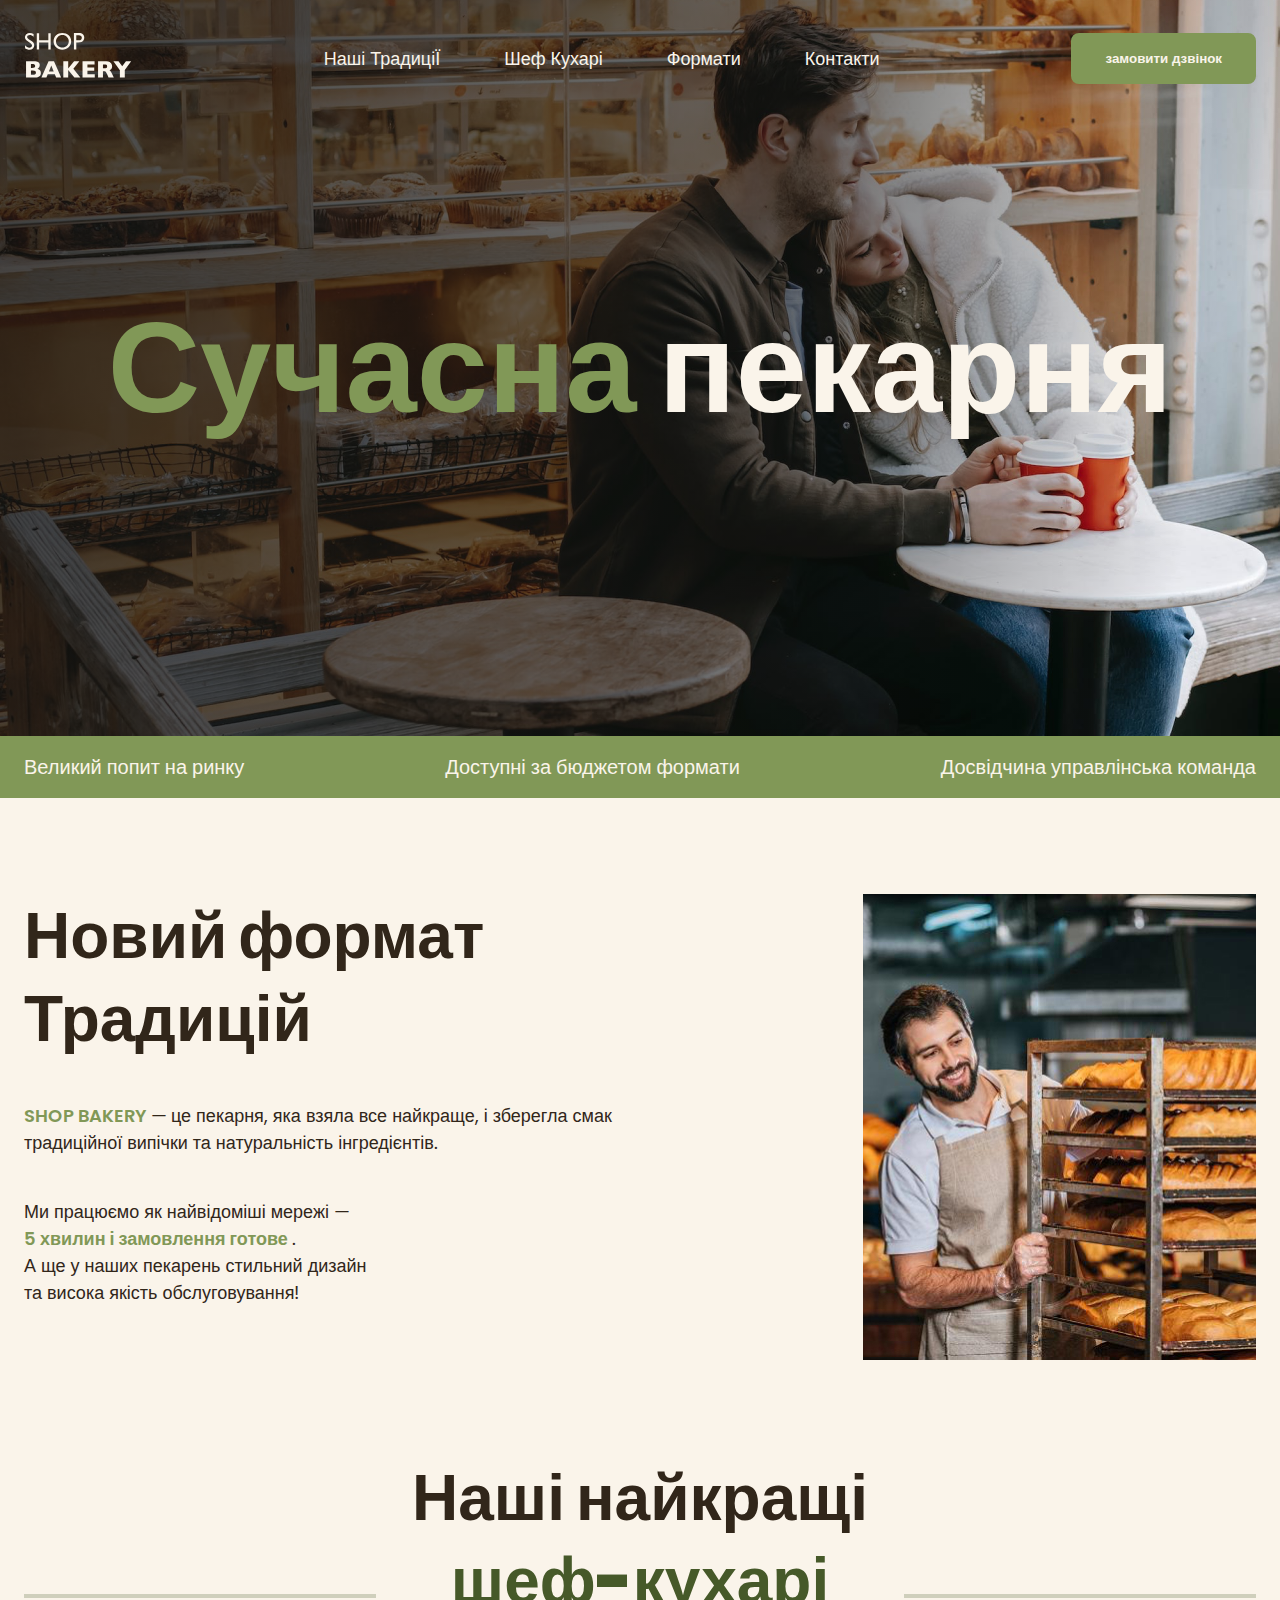
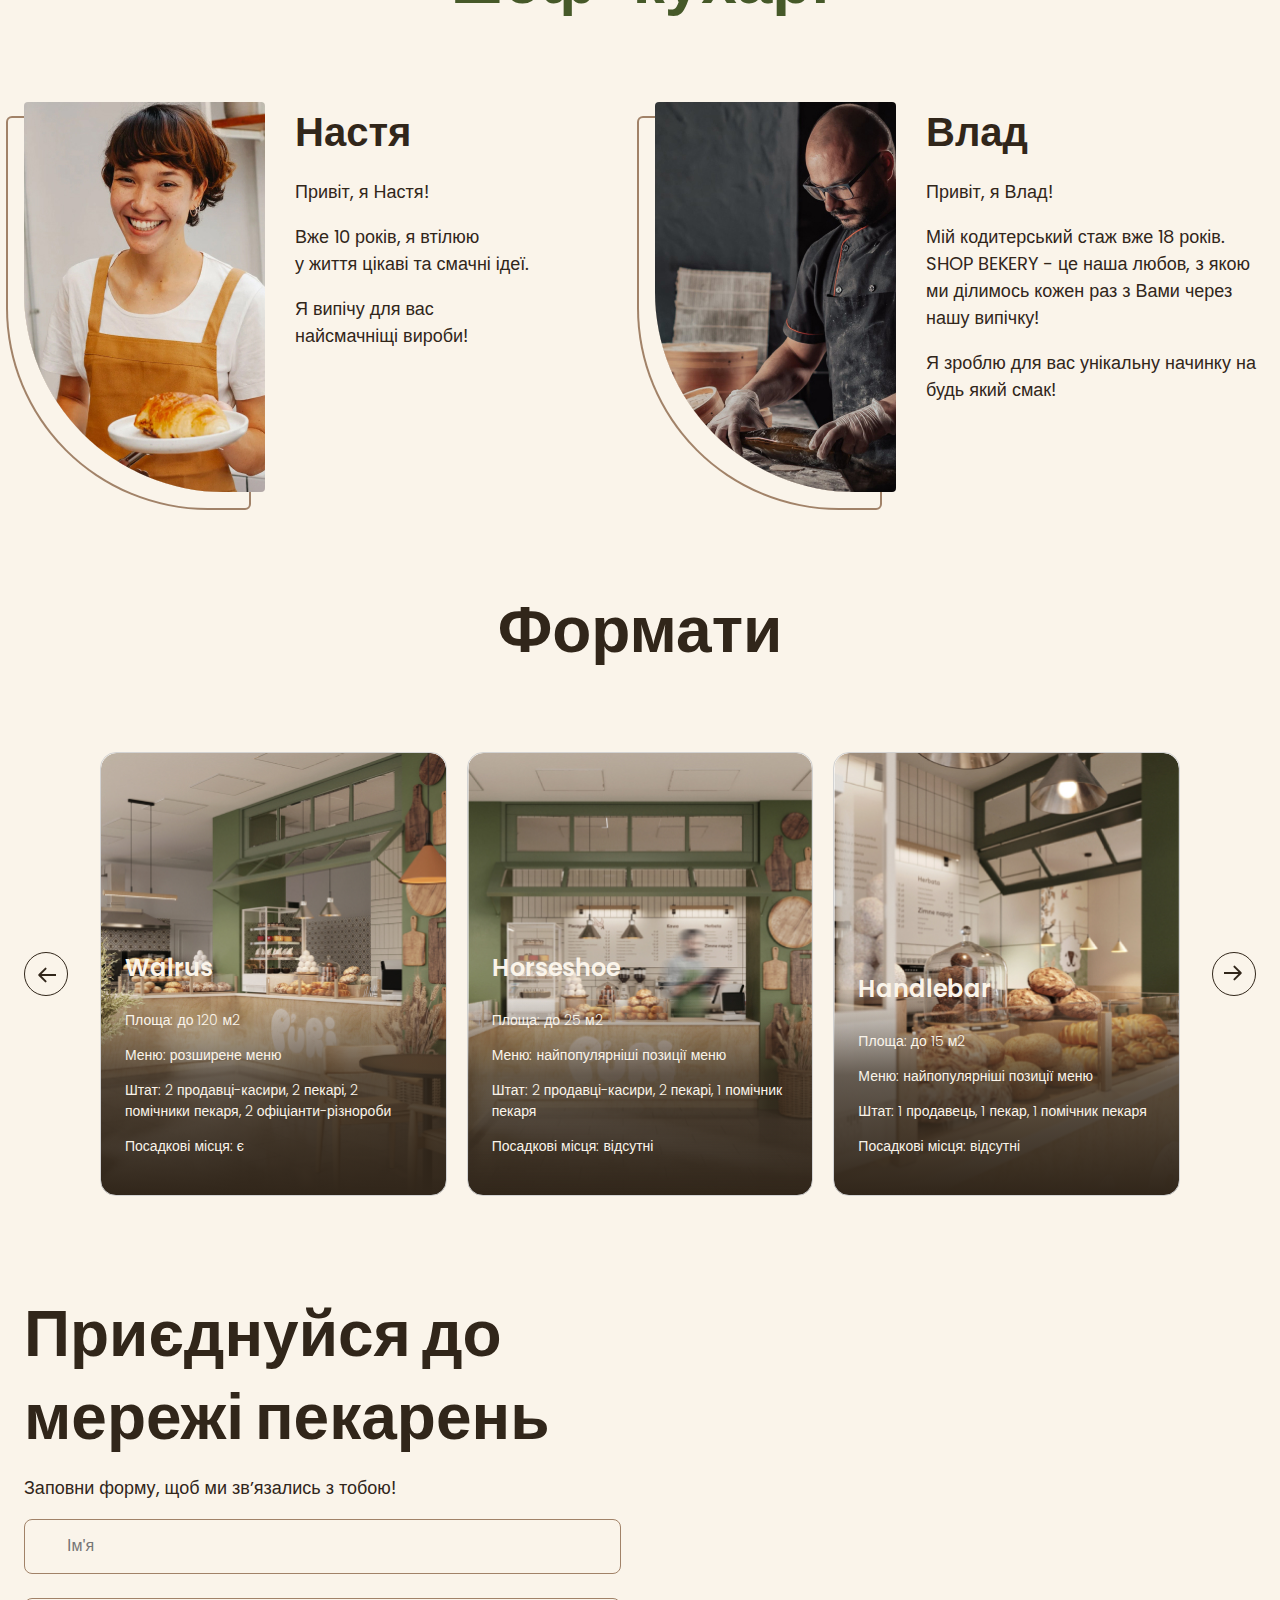
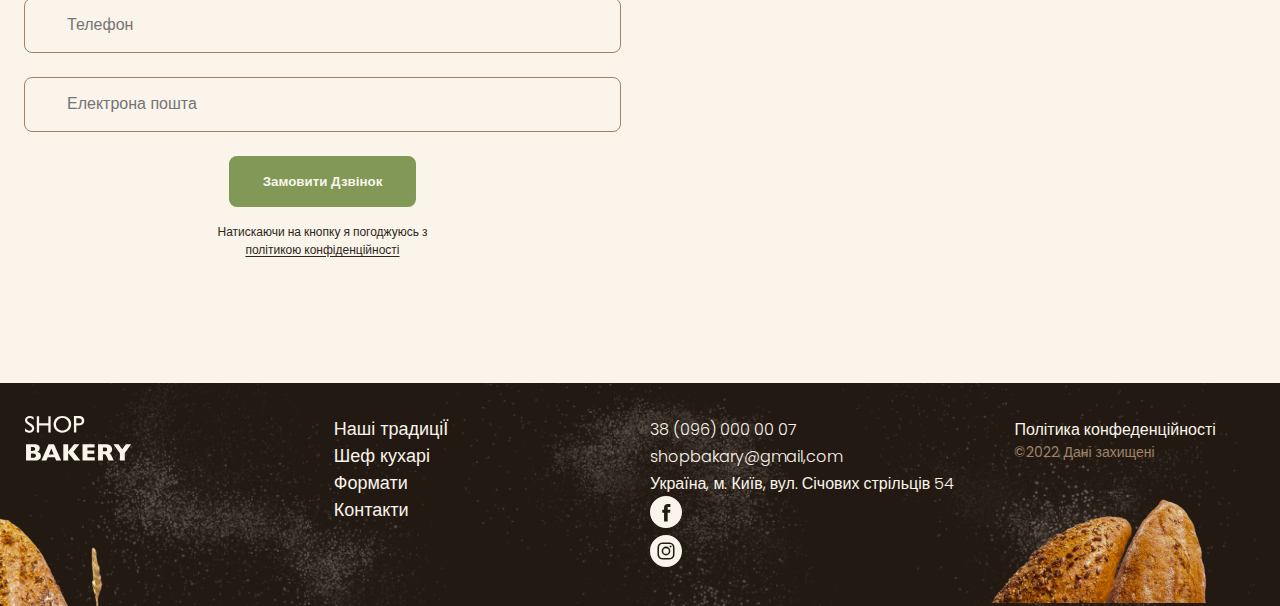
<file: Index.html>
<!DOCTYPE html>
<html lang="uk">
  <head>
    <meta charset="UTF-8" />
    <meta name="viewport" content="width=device-width, initial-scale=1.0" />
    <title>Сучасна перканя</title>
    <!-- fronts -->
    <!-- <link rel="preconnect" href="https://fonts.googleapis.com" />
    <link rel="preconnect" href="https://fonts.gstatic.com" crossorigin />
    <link
      href="https://fonts.googleapis.com/css2?family=Poppins:wght@300;400;600;900&display=swap"
      rel="stylesheet"
    /> -->
    <!-- styles -->
    <link rel="stylesheet" href="./css/main.min.css" />
  </head>
  <body>
    <header class="header">
      <div class="container">
        <div class="header__conteiner">
          <nav class="header__nav">
            <a href="./Index.html">
              <img src="./images/logo.svg" alt="Логотип сучасної пекарні" />
            </a>
            <ul class="header__menu">
              <li>
                <a class="link" href="#Traditions-section">Наші ТрадиціЇ</a>
              </li>
              <li><a class="link" href="#chefs-section">Шеф Кухарі</a></li>
              <li><a class="link" href="#formats-section">Формати</a></li>
              <li><a class="link" href="#contact-section">Контакти</a></li>
            </ul>
          </nav>
          <button class="button modal-btn-open" type="button">
            замовити дзвінок
          </button>
        </div>
      </div>
    </header>
    <main>
      <section class="hero-section">
        <div class="container">
          <h1 class="hero-section__title">
            <span class="text-brand">Сучасна</span> пекарня
          </h1>
        </div>
      </section>
      <section class="advanteges-section">
        <div class="container">
          <h2 class="visually-hidden">Наші переваги</h2>
          <ul class="advanteges-section__list">
            <li class="advanteges-section__item">Великий попит на ринку</li>
            <li class="advanteges-section__item">
              Доступні за бюджетом формати
            </li>
            <li class="advanteges-section__item">
              Досвідчина управлінська команда
            </li>
          </ul>
        </div>
      </section>
      <section class="traditions-section section" id="Traditions-section">
        <div class="container">
          <div class="traditions-section__conteiner">
            <div class="traditions-section__content">
              <h2 class="traditions-section__title section__title">
                Новий формат Традицій
              </h2>
              <p class="traditions-section__text">
                <span class="text-brand text-bold text-uppercase"
                  >shop bakery</span
                >
                — це пекарня, яка взяла все найкраще, і зберегла смак <br />
                традиційної випічки та натуральність інгредієнтів.
              </p>
              <p
                class="traditions-section__text traditions-section__text--limited"
              >
                Ми працюємо як найвідоміші мережі — <br />
                <span class="text-brand text-bold"
                  >5 хвилин і замовлення готове </span
                >. <br />
                А ще у наших пекарень стильний дизайн та висока якість
                обслуговування!
              </p>
            </div>
            <img
              src="./images/Pekar.jpg"
              alt="Чоловік пекар дивиться на батони із посмішкою"
            />
          </div>
        </div>
      </section>
      <section class="chefs-section section" id="chefs-section">
        <div class="container">
          <h2
            class="chefs-section__title section__title section__title--centered"
          >
            Наші найкращі <br />
            <span class="text-brand-dark">шеф-кухарі</span>
          </h2>
          <ul class="chefs-section__list">
            <li class="chefs-section__item">
              <article class="chef-card">
                <img
                  class="chef-card__foto"
                  src="./images/Nastya-chef.jpg"
                  alt="Nastya Chef"
                />
                <div>
                  <h3 class="chef-card__title">Настя</h3>
                  <p class="chef-card__text">Привіт, я Настя!</p>
                  <p class="chef-card__text">
                    Вже 10 років, я втілюю <br />
                    у життя цікаві та смачні ідеї.
                  </p>
                  <p class="chef-card__text">
                    Я випічу для вас <br />
                    найсмачніщі вироби!
                  </p>
                </div>
              </article>
            </li>
            <li class="chefs-section__item">
              <article class="chef-card">
                <img
                  class="chef-card__foto"
                  src="./images/Vlad-chef.jpg"
                  alt="vlad chef"
                />
                <div>
                  <h3 class="chef-card__title">Влад</h3>
                  <p class="chef-card__text">Привіт, я Влад!</p>
                  <p class="chef-card__text">
                    Мій кодитерський стаж вже 18 років. SHOP BEKERY - це наша
                    любов, з якою ми ділимось кожен раз з Вами через нашу
                    випічку!
                  </p>
                  <p class="chef-card__text">
                    Я зроблю для вас унікальну начинку на будь який смак!
                  </p>
                </div>
              </article>
            </li>
          </ul>
        </div>
      </section>
      <section class="formats-section section" id="formats-section">
        <div class="container">
          <h2
            class="formats-section__title section__title section__title--centered"
          >
            Формати
          </h2>
          <div class="formats-section__conteiner">
            <button class="carousel-button" type="button">
              <svg width="44" height="44">
                <use href="./images/icons.svg#icon-arrow"></use>
              </svg>
            </button>

            <ul class="formats-section__list">
              <li class="formats-section__item">
                <article class="format-card">
                  <img
                    class="format-card__image"
                    src="./images/Walrus-format.jpg"
                    alt="Walrus"
                  />
                  <h3 class="format-card__title" lang="en">Walrus</h3>
                  <div class="format-card__text">
                    <p>Площа: до 120 м2</p>
                    <p>Меню: розширене меню</p>
                    <p>
                      Штат: 2 продавці-касири, 2 пекарі, 2 помічники пекаря, 2
                      офіціанти-різнороби
                    </p>
                    <p>Посадкові місця: є</p>
                  </div>
                </article>
              </li>
              <li class="formats-section__item">
                <article class="format-card">
                  <img
                    class="format-card__image"
                    src="./images/Horseshoe-format.jpg"
                    alt="Horseshoe-format"
                  />
                  <div class="format-card__text">
                    <h3 class="format-card__title" lang="en">Horseshoe</h3>
                    <p>Площа: до 25 м2</p>
                    <p>Меню: найпопулярніші позиції меню</p>
                    <p>Штат: 2 продавці-касири, 2 пекарі, 1 помічник пекаря</p>
                    <p>Посадкові місця: відсутні</p>
                  </div>
                </article>
              </li>
              <li class="formats-section__item">
                <article class="format-card">
                  <img
                    class="format-card__image"
                    src="./images/Handlebar-format.jpg"
                    alt="Handlebar-format"
                  />
                  <h3 class="format-card__title" lang="en">Handlebar</h3>
                  <div class="format-card__text">
                    <p>Площа: до 15 м2</p>
                    <p>Меню: найпопулярніші позиції меню</p>
                    <p>Штат: 1 продавець, 1 пекар, 1 помічник пекаря</p>
                    <p>Посадкові місця: відсутні</p>
                  </div>
                </article>
              </li>
            </ul>
            <button class="carousel-button next" type="button">
              <svg width="44" height="44">
                <use href="./images/icons.svg#icon-arrow"></use>
              </svg>
            </button>
          </div>
        </div>
      </section>
      <section class="contact-section section" id="contact-section">
        <div class="container">
          <div class="contact-section__conteiner">
            <div class="contact-form">
              <h2 class="contact-section__title section__title">
                Приєднуйся до мережі пекарень
              </h2>
              <p>Заповни форму, щоб ми звʼязались з тобою!</p>
              <form name="contact-form" autocomplete="off" novalidate>
                <div class="contact-section__form-field input">
                  <label class="input__label visually-hidden" for="user-name"
                    >Ім'я</label
                  >
                  <input
                    class="input__control"
                    type="text"
                    id="user-name"
                    name="user-name"
                    placeholder="Ім'я"
                  />
                </div>

                <div class="contact-section__form-field input">
                  <label class="input__label visually-hidden" for="user-tel"
                    >Телефон</label
                  >
                  <input
                    class="input__control"
                    type="tel"
                    id="user-tel"
                    name="user-tel"
                    placeholder="Телефон"
                  />
                </div>

                <div class="contact-section__form-field input">
                  <label class="input__label visually-hidden" for="user-email"
                    >Електрона пошта</label
                  >
                  <input
                    class="input__control"
                    type="emeil"
                    id="user-email"
                    name="user-email"
                    placeholder="Електрона пошта"
                  />
                </div>
                <button class="contact-section__button button" type="submit">
                  Замовити Дзвінок
                </button>
                <p class="form-terms">
                  Натискаючи на кнопку я погоджуюсь з
                  <a class="form-terms__link" href="#"
                    >політикою конфіденційності</a
                  >
                </p>
              </form>
            </div>
            <iframe
              class="contact-section__map"
              src="https://www.google.com/maps/embed?pb=!1m18!1m12!1m3!1d2540.1638712576946!2d30.48865857694164!3d50.45667308691521!2m3!1f0!2f0!3f0!3m2!1i1024!2i768!4f13.1!3m3!1m2!1s0x40d4ce637bfe1717%3A0x5370c2254ad1b952!2z0LLRg9C70LjRhtGPINCh0ZbRh9C-0LLQuNGFINCh0YLRgNGW0LvRjNGG0ZbQsiwgNTQsINCa0LjRl9CyLCAwMjAwMA!5e0!3m2!1suk!2sua!4v1699973026912!5m2!1suk!2sua"
              width="603"
              height="595"
              style="border: 0"
              allowfullscreen=""
              loading="lazy"
              referrerpolicy="no-referrer-when-downgrade"
            ></iframe>
          </div>
        </div>
      </section>
    </main>
    <footer class="footer">
      <div class="container">
        <div class="footer-container">
          <nav class="footer-nav">
            <div class="footer-logo">
              <a href="#">
                <img src="./images/logo.svg" alt="Логотип сучасної пекарні" />
              </a>
            </div>
            <ul class="footer-menu">
              <li>
                <a class="link" href="#Traditions-section">Наші традиціЇ</a>
              </li>
              <li><a class="link" href="#chefs-section">Шеф кухарі</a></li>
              <li><a class="link" href="#formats-section">Формати</a></li>
              <li><a class="link" href="#contact-section">Контакти</a></li>
            </ul>
          </nav>
          <address class="footer-adress">
            <ul class="adress-list">
              <li>
                <a class="adress-link" href="tel:+380960000007"
                  >38 (096) 000 00 07</a
                >
              </li>
              <li>
                <a class="adress-link" href="mailto:shopbakary@gmail,com"
                  >shopbakary@gmail,com</a
                >
              </li>
              <li>
                <a
                  class="adress-link"
                  href="https://maps.app.goo.gl/MyXhAzFo6LHu9ucX9"
                  target="_blank"
                  >Україна, м. Київ, вул. Січових стрільців 54
                </a>
              </li>
              <li>
                <a href="#">
                  <svg class="adres-icon" width="32" height="32">
                    <use href="./images/icons.svg#icon-facebook"></use>
                  </svg>
                </a>
              </li>
              <li>
                <a href="#">
                  <svg class="adres-icon" width="32" height="32">
                    <use href="./images/icons.svg#icon-instagram"></use>
                  </svg>
                </a>
              </li>
            </ul>
            <div class="adress-info">
              <a class="adress-link" href="#" target="_blank"
                >Політика конфеденційності</a
              >
              <p class="adress-copyriht">&copy;2022 Дані захищені</p>
            </div>
          </address>
        </div>
      </div>
    </footer>
    <div class="backdrop is-hidden">
      <div class="modal">
        <button class="modal__btn-close modal-btn-close" type="button">
          Close
        </button>
        <h2 class="section__title modal__title section__title--centered">
          Замовити дзвінок
        </h2>
        <p class="modal__text">
          Залишіть заявку та наш спеціаліст зв'яжеться з Вами!
        </p>
        <label for="user-name"></label>
        <form name="modal-form" autocomplete="off">
          <div class="modal__form-field input">
            <label class="input__label visually-hidden" for="user-name"
              >Ім'я</label
            >
            <input
              class="input__control"
              type="text"
              id="user-name"
              name="user-name"
              placeholder="Ім'я"
              required
              minlength="2"
              maxlength="10"
            />
          </div>

          <div class="modal__form-field input">
            <label class="input__label visually-hidden" for="user-tel"
              >Телефон
            </label>
            <input
              class="input__control"
              type="tel"
              id="user-tel"
              name="user-tel"
              placeholder="Телефон"
              required
              pattern="^\+[0-9]{12}"
            />
          </div>

          <div class="modal__form-field input">
            <label class="input__label visually-hidden" for="user-email"
              >Електрона пошта</label
            >
            <input
              class="input__control"
              type="emeil"
              id="user-email"
              name="user-email"
              placeholder="Електрона пошта"
              required
            />
          </div>
          <button class="modal__button button" type="submit">
            Замовити Дзвінок
          </button>
          <p class="form-terms">
            Натискаючи на кнопку я погоджуюсь з
            <a class="form-terms__link" href="#">політикою конфіденційності</a>
          </p>
        </form>
      </div>
    </div>
    <script src="./js/modal.js"></script>
  </body>
</html>
</file>
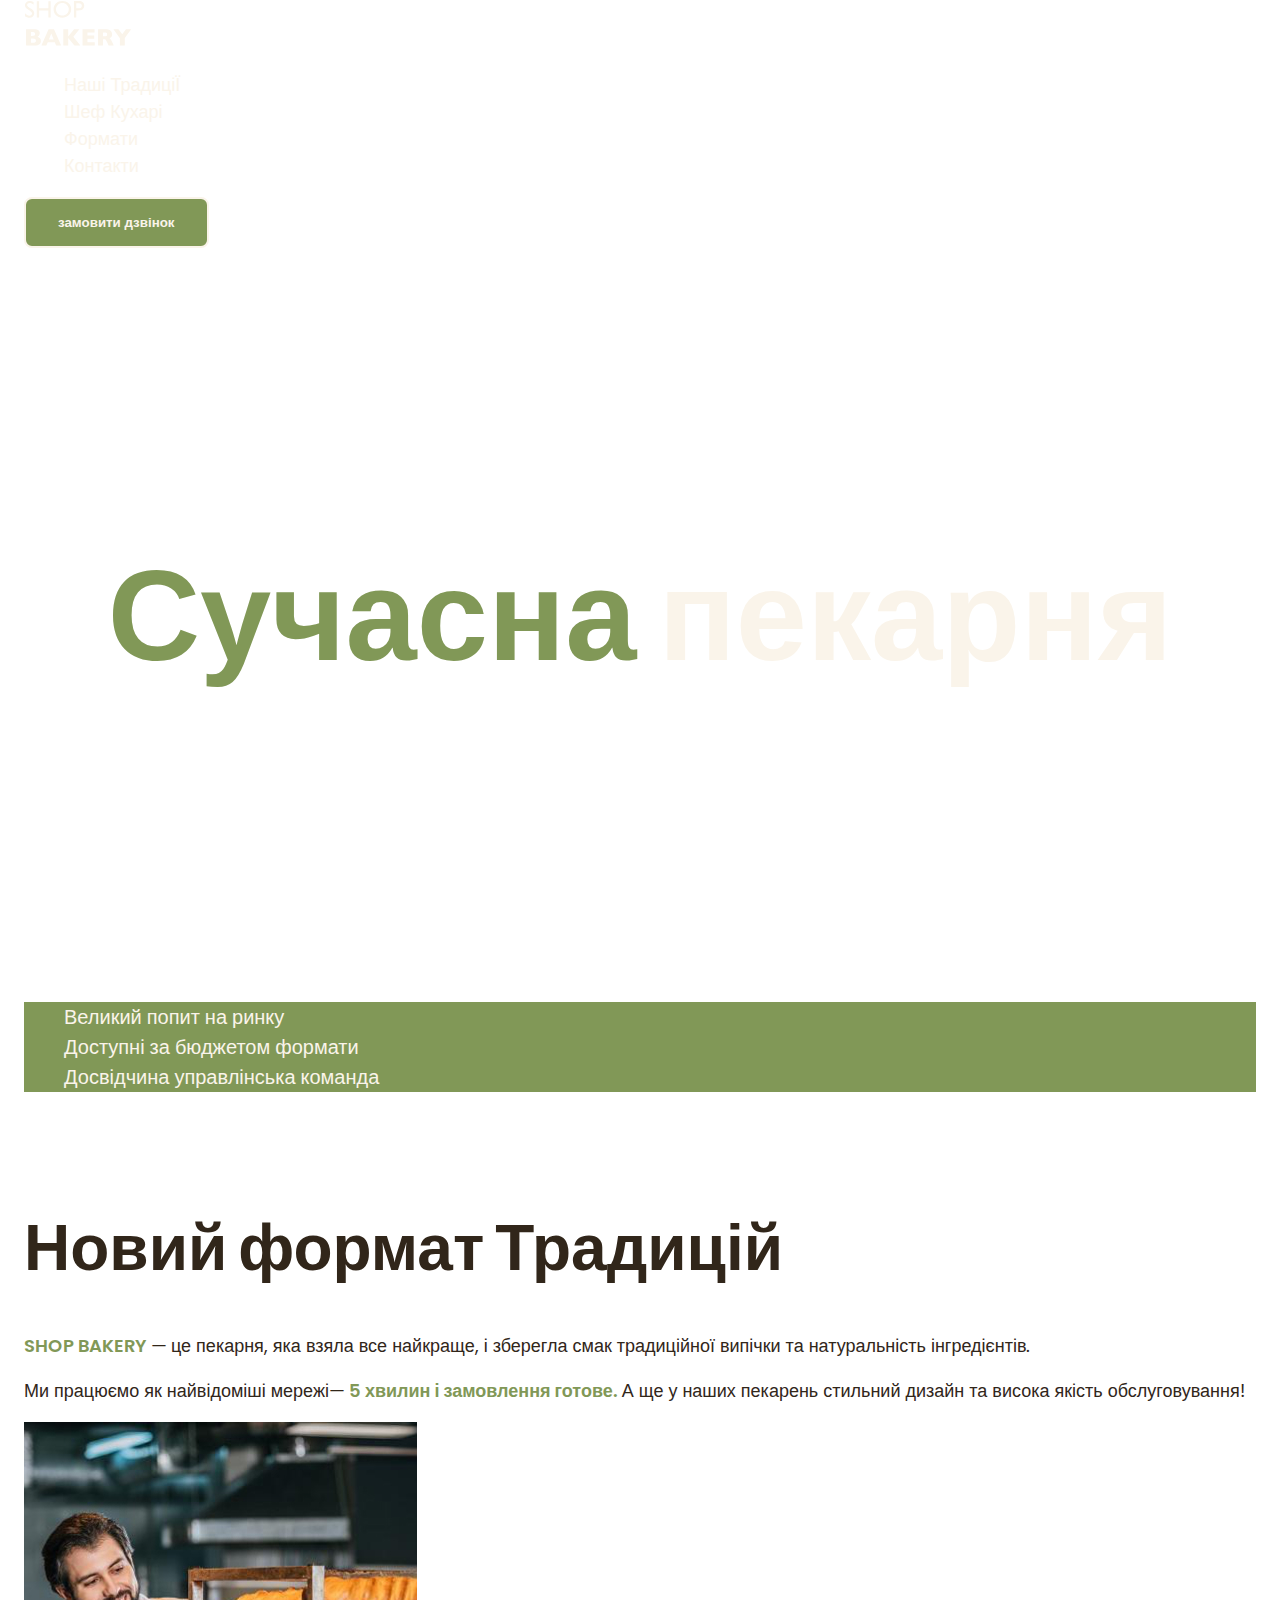
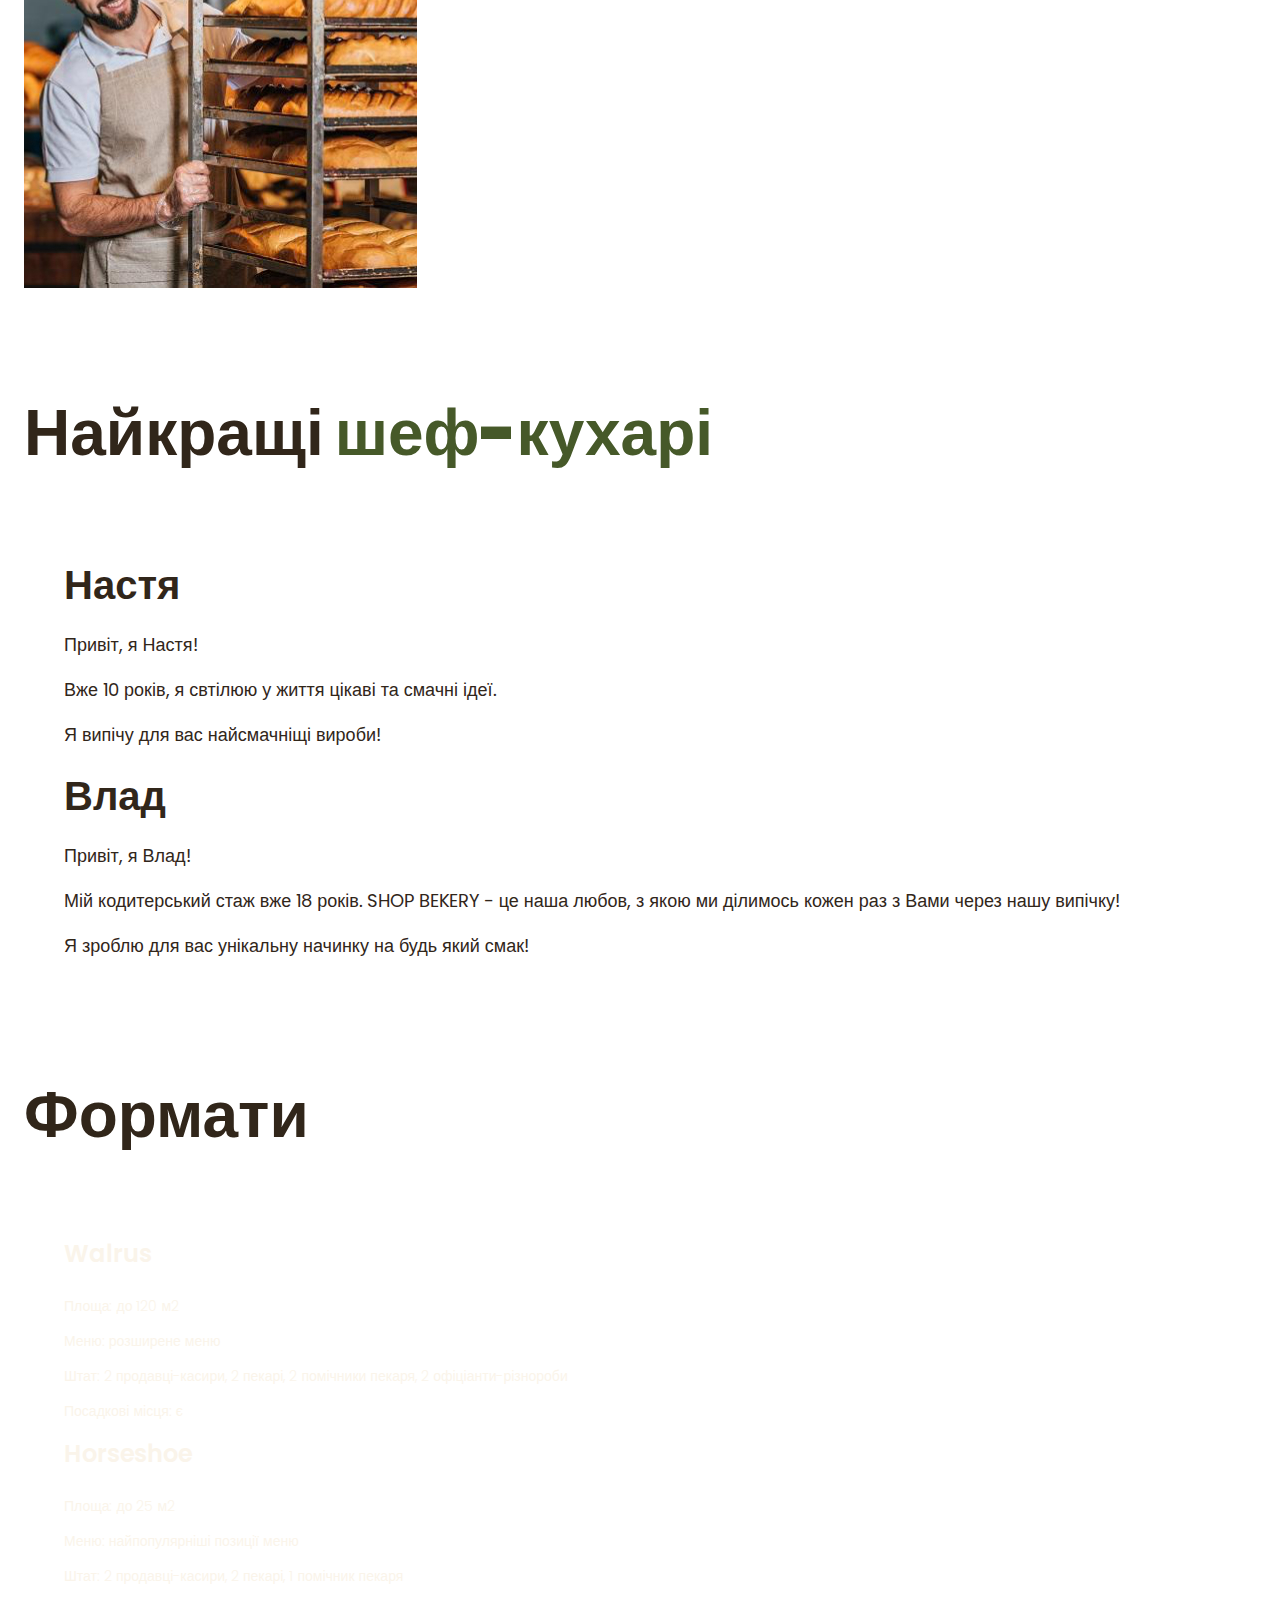
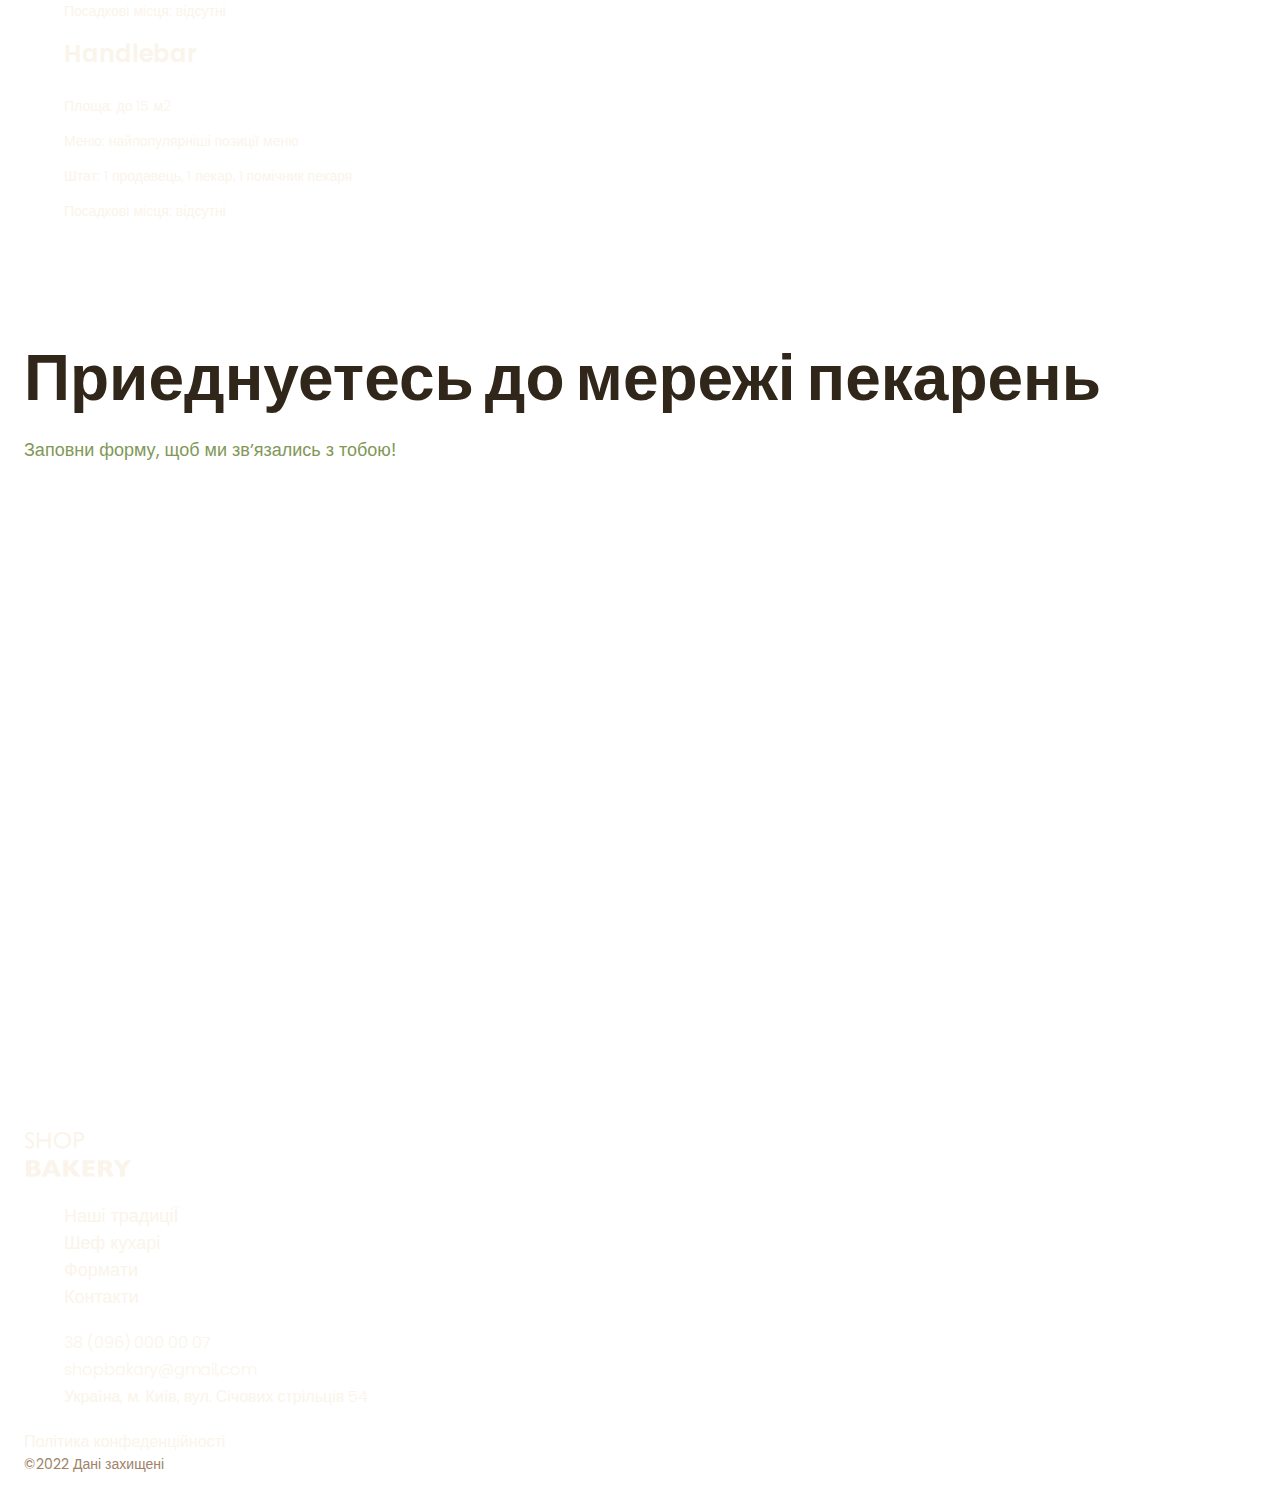
<file: genius-homework-1/Index.html>
<!DOCTYPE html>
<html lang="uk">
  <head>
    <meta charset="UTF-8" />
    <meta name="viewport" content="width=device-width, initial-scale=1.0" />
    <title>Сучасна перканя</title>
    <!-- fronts -->
    <!-- <link rel="preconnect" href="https://fonts.googleapis.com" />
    <link rel="preconnect" href="https://fonts.gstatic.com" crossorigin />
    <link
      href="https://fonts.googleapis.com/css2?family=Poppins:wght@300;400;600;900&display=swap"
      rel="stylesheet"
    /> -->
    <!-- styles -->
    <link rel="stylesheet" href="./css/styles.css" />
  </head>
  <body>
    <header>
      <div class="container">
        <nav>
          <a href="./Index.html">
            <img src="./images/logo.svg" alt="Логотип сучасної пекарні" />
          </a>
          <ul>
            <li>
              <a class="link" href="#Traditions-section">Наші ТрадиціЇ</a>
            </li>
            <li><a class="link" href="#chefs-section">Шеф Кухарі</a></li>
            <li><a class="link" href="#formats-section">Формати</a></li>
            <li><a class="link" href="#contact-section">Контакти</a></li>
          </ul>
        </nav>
        <button class="button" type="button">замовити дзвінок</button>
      </div>
    </header>
    <main>
      <section class="hero-section">
        <div class="container">
          <h1 class="hero-title">
            <span class="accent">Сучасна</span> пекарня
          </h1>
        </div>
      </section>
      <section>
        <div class="container">
          <h2 class="visually-hidden">Наші переваги</h2>
          <ul class="advanteges-list">
            <li class="advanteges-item">Великий попит на ринку</li>
            <li class="advanteges-item">Доступні за бюджетом формати</li>
            <li class="advanteges-item">Досвідчина управлінська команда</li>
          </ul>
        </div>
      </section>
      <section class="Traditions-section section" id="Traditions-section">
        <div class="container">
          <h2 class="traditions-title section-title">Новий формат Традицій</h2>
          <p class="traditions-text">
            <span class="brand uppercase">shop bakery</span> — це пекарня, яка
            взяла все найкраще, і зберегла смак традиційної випічки та
            натуральність інгредієнтів.
          </p>
          <p class="traditions-text">
            Ми працюємо як найвідоміші мережі—
            <span class="brand">5 хвилин і замовлення готове.</span> А ще у
            наших пекарень стильний дизайн та висока якість обслуговування!
          </p>
          <img
            src="./images/Pekar.jpg"
            alt="Чоловік пекар дивиться на батони із посмішкою"
          />
        </div>
      </section>
      <section class="section" id="chefs-section">
        <div class="container">
          <h2 class="chefs-title section-title">
            Найкращі <span class="accent">шеф-кухарі</span>
          </h2>
          <ul>
            <li>
              <article>
                <h3 class="chef-title">Настя</h3>
                <p>Привіт, я Настя!</p>
                <p>Вже 10 років, я свтілюю у життя цікаві та смачні ідеї.</p>
                <p>Я випічу для вас найсмачніщі вироби!</p>
              </article>
            </li>
            <li>
              <article>
                <h3 class="chef-title">Влад</h3>
                <p>Привіт, я Влад!</p>
                <p>
                  Мій кодитерський стаж вже 18 років. SHOP BEKERY - це наша
                  любов, з якою ми ділимось кожен раз з Вами через нашу випічку!
                </p>
                <p>Я зроблю для вас унікальну начинку на будь який смак!</p>
              </article>
            </li>
          </ul>
        </div>
      </section>
      <section class="section" id="formats-section">
        <div class="container">
          <h2 class="formats-title section-title">Формати</h2>
          <ul>
            <li>
              <article>
                <h3 class="format-title" lang="en">Walrus</h3>
                <div class="format-text">
                  <p>Площа: до 120 м2</p>
                  <p>Меню: розширене меню</p>
                  <p>
                    Штат: 2 продавці-касири, 2 пекарі, 2 помічники пекаря, 2
                    офіціанти-різнороби
                  </p>
                  <p>Посадкові місця: є</p>
                </div>
              </article>
            </li>
            <li>
              <article>
                <div class="format-text">
                  <h3 class="format-title" lang="en">Horseshoe</h3>
                  <p>Площа: до 25 м2</p>
                  <p>Меню: найпопулярніші позиції меню</p>
                  <p>Штат: 2 продавці-касири, 2 пекарі, 1 помічник пекаря</p>
                  <p>Посадкові місця: відсутні</p>
                </div>
              </article>
            </li>
            <li>
              <article>
                <h3 class="format-title" lang="en">Handlebar</h3>
                <div class="format-text">
                  <p>Площа: до 15 м2</p>
                  <p>Меню: найпопулярніші позиції меню</p>
                  <p>Штат: 1 продавець, 1 пекар, 1 помічник пекаря</p>
                  <p>Посадкові місця: відсутні</p>
                </div>
              </article>
            </li>
          </ul>
        </div>
      </section>
      <section class="section" id="contact-section">
        <div class="container">
          <h2 class="contact-title section-title">
            Приеднуетесь до мережі пекарень
          </h2>
          <p class="contakt-text">Заповни форму, щоб ми звʼязались з тобою!</p>
          <iframe
            src="https://www.google.com/maps/embed?pb=!1m18!1m12!1m3!1d2540.1638712576946!2d30.48865857694164!3d50.45667308691521!2m3!1f0!2f0!3f0!3m2!1i1024!2i768!4f13.1!3m3!1m2!1s0x40d4ce637bfe1717%3A0x5370c2254ad1b952!2z0LLRg9C70LjRhtGPINCh0ZbRh9C-0LLQuNGFINCh0YLRgNGW0LvRjNGG0ZbQsiwgNTQsINCa0LjRl9CyLCAwMjAwMA!5e0!3m2!1suk!2sua!4v1699973026912!5m2!1suk!2sua"
            width="603"
            height="595"
            style="border: 0"
            allowfullscreen=""
            loading="lazy"
            referrerpolicy="no-referrer-when-downgrade"
          ></iframe>
        </div>
      </section>
    </main>
    <footer>
      <div class="container">
        <nav>
          <a href="#">
            <img src="./images/logo.svg" alt="Логотип сучасної пекарні" />
          </a>
          <ul>
            <li>
              <a class="link" href="#Traditions-section">Наші традиціЇ</a>
            </li>
            <li><a class="link" href="#chefs-section">Шеф кухарі</a></li>
            <li><a class="link" href="#formats-section">Формати</a></li>
            <li><a class="link" href="#contact-section">Контакти</a></li>
          </ul>
        </nav>
        <address>
          <ul>
            <li>
              <a class="adress-link" href="tel:+380960000007"
                >38 (096) 000 00 07</a
              >
            </li>
            <li>
              <a class="adress-link" href="mailto:shopbakary@gmail,com"
                >shopbakary@gmail,com</a
              >
            </li>
            <li>
              <a
                class="adress-link"
                href="https://maps.app.goo.gl/MyXhAzFo6LHu9ucX9"
                target="_blank"
                >Україна, м. Київ, вул. Січових стрільців 54
              </a>
            </li>
            <li>
              <a href="#">
                <!-- Facebook icon -->
              </a>
            </li>
            <li>
              <a href="#">
                <!-- insta icon -->
              </a>
            </li>
          </ul>
          <a class="adress-link" href="#" target="_blank"
            >Політика конфеденційності</a
          >
          <p class="adress-copyriht">&copy;2022 Дані захищені</p>
        </address>
      </div>
    </footer>
  </body>
</html>
</file>
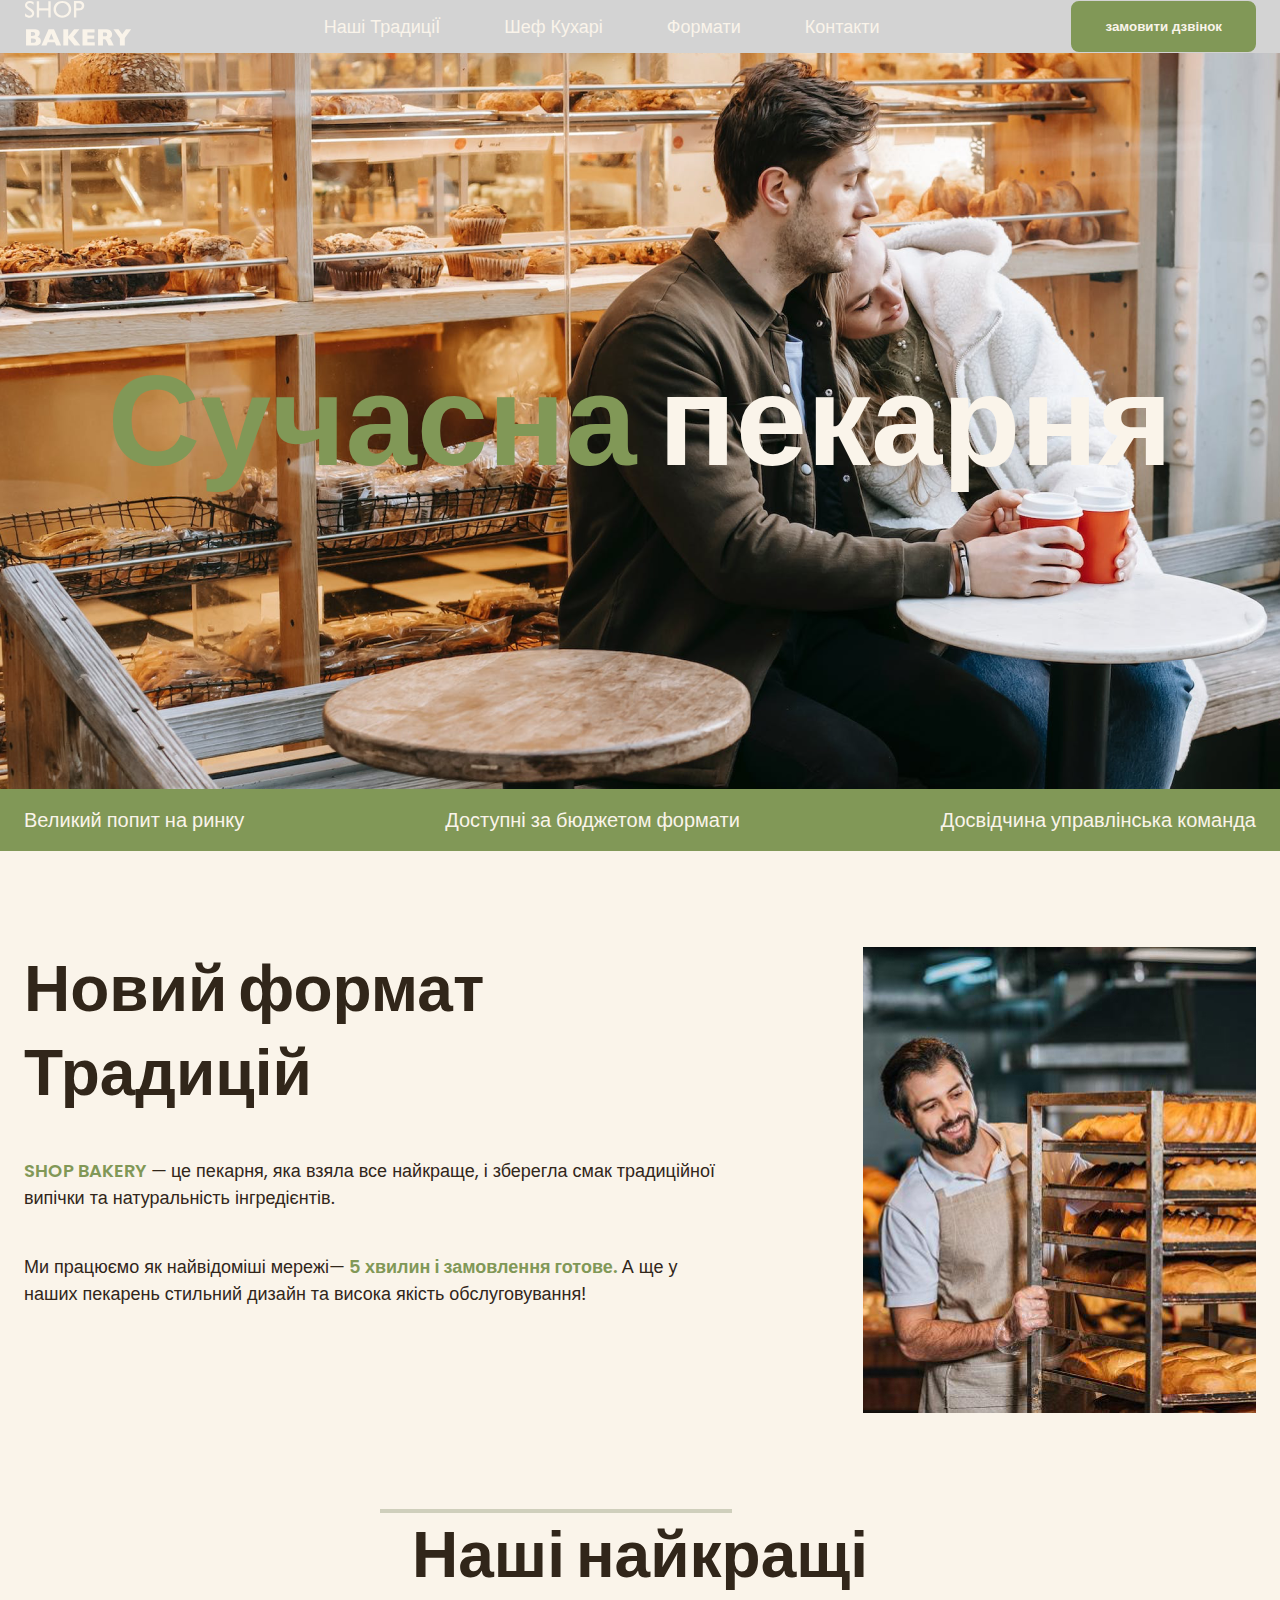
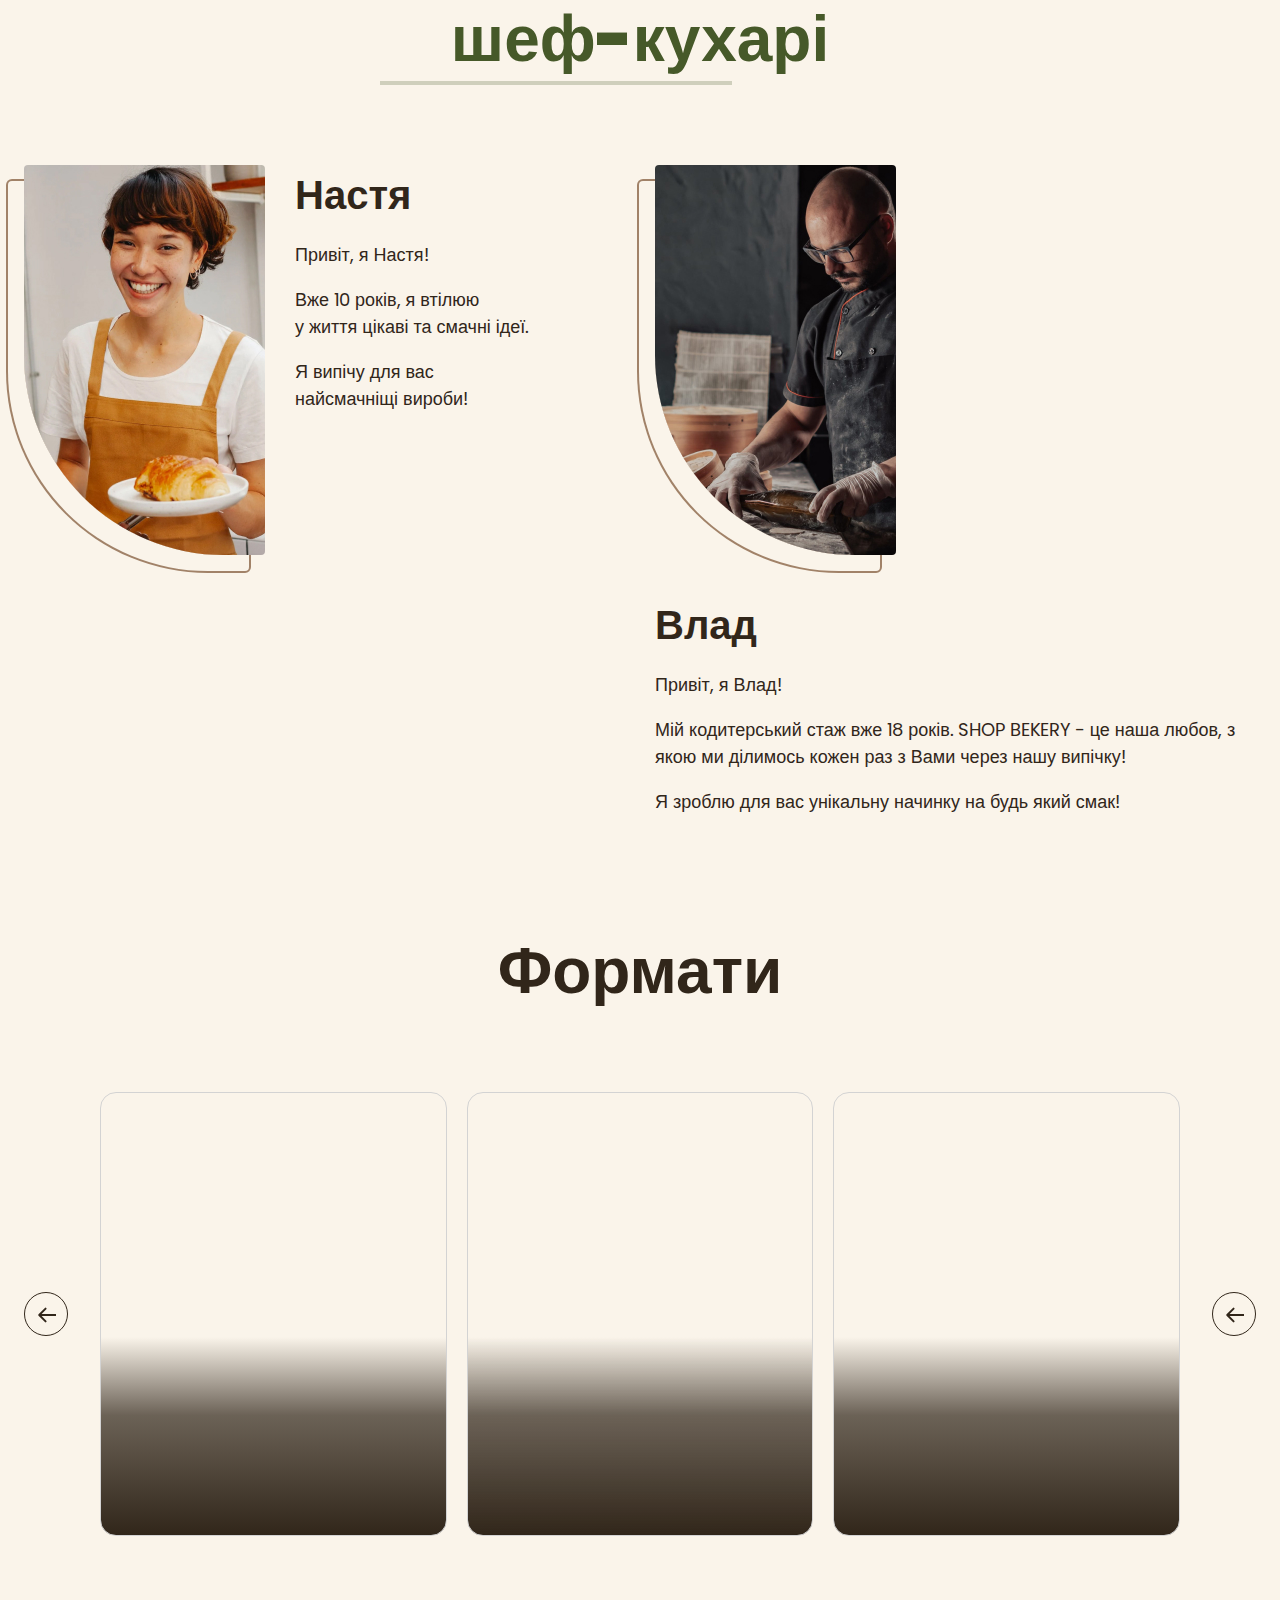
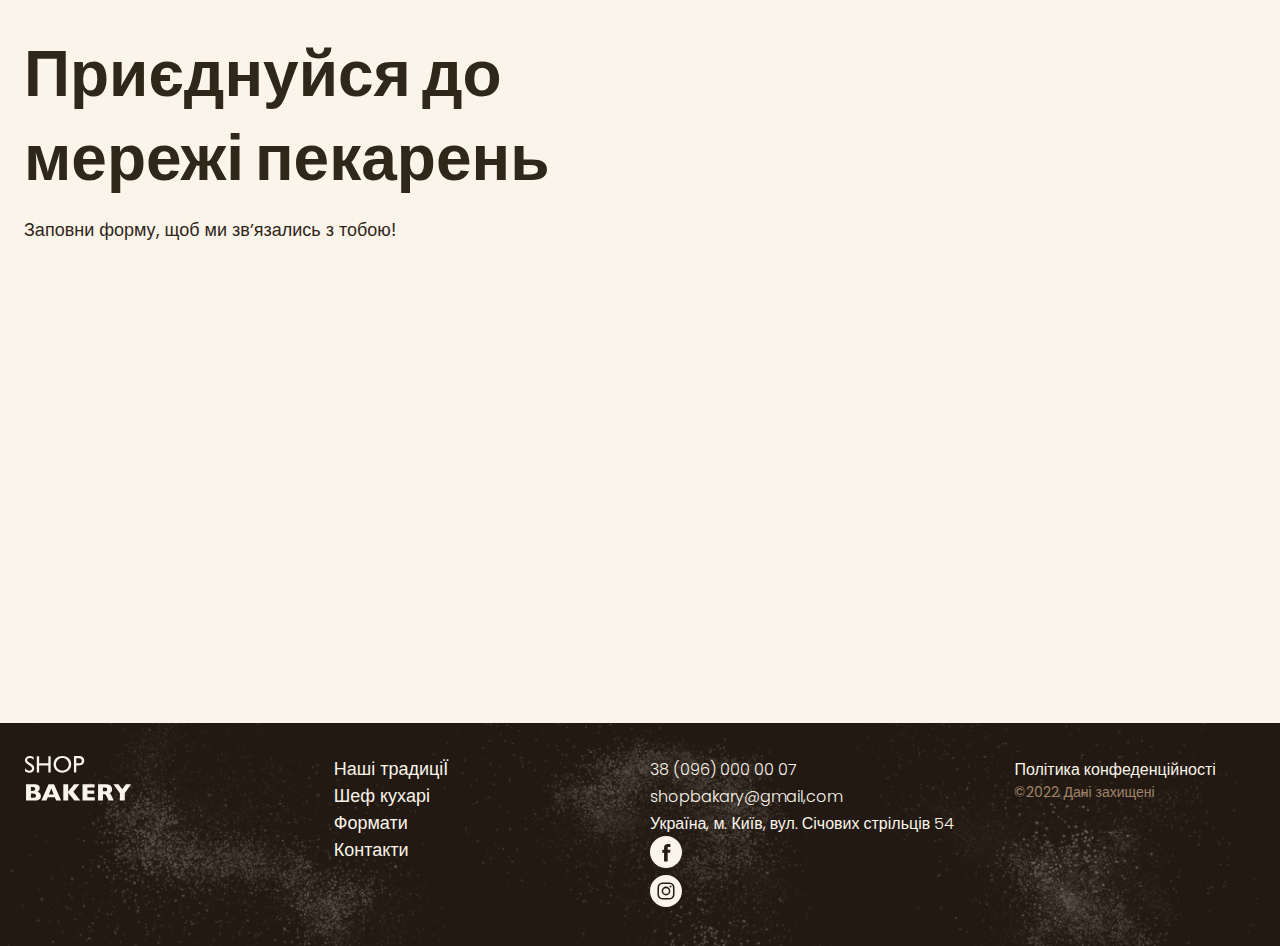
<file: genius-homework-2/Index.html>
<!DOCTYPE html>
<html lang="uk">
  <head>
    <meta charset="UTF-8" />
    <meta name="viewport" content="width=device-width, initial-scale=1.0" />
    <title>Сучасна перканя</title>
    <!-- fronts -->
    <!-- <link rel="preconnect" href="https://fonts.googleapis.com" />
    <link rel="preconnect" href="https://fonts.gstatic.com" crossorigin />
    <link
      href="https://fonts.googleapis.com/css2?family=Poppins:wght@300;400;600;900&display=swap"
      rel="stylesheet"
    /> -->
    <!-- styles -->
    <link rel="stylesheet" href="./css/styles.css" />
  </head>
  <body>
    <header class="header">
      <div class="container">
        <div class="header-conteiner">
          <nav class="header-nav">
            <a href="./Index.html">
              <img src="./images/logo.svg" alt="Логотип сучасної пекарні" />
            </a>
            <ul class="heder-menu">
              <li>
                <a class="link" href="#Traditions-section">Наші ТрадиціЇ</a>
              </li>
              <li><a class="link" href="#chefs-section">Шеф Кухарі</a></li>
              <li><a class="link" href="#formats-section">Формати</a></li>
              <li><a class="link" href="#contact-section">Контакти</a></li>
            </ul>
          </nav>
          <button class="button" type="button">замовити дзвінок</button>
        </div>
      </div>
    </header>
    <main>
      <section class="hero-section">
        <div class="container">
          <h1 class="hero-title">
            <span class="accent">Сучасна</span> пекарня
          </h1>
        </div>
      </section>
      <section class="advanteges-section">
        <div class="container">
          <h2 class="visually-hidden">Наші переваги</h2>
          <ul class="advanteges-list">
            <li class="advanteges-item">Великий попит на ринку</li>
            <li class="advanteges-item">Доступні за бюджетом формати</li>
            <li class="advanteges-item">Досвідчина управлінська команда</li>
          </ul>
        </div>
      </section>
      <section class="Traditions-section section" id="Traditions-section">
        <div class="container">
          <div class="traditions-conteiner">
            <div class="traditions-content">
              <h2 class="traditions-title section-title">
                Новий формат Традицій
              </h2>
              <p class="traditions-text">
                <span class="brand uppercase">shop bakery</span> — це пекарня,
                яка взяла все найкраще, і зберегла смак традиційної випічки та
                натуральність інгредієнтів.
              </p>
              <p class="traditions-text limited">
                Ми працюємо як найвідоміші мережі—
                <span class="brand">5 хвилин і замовлення готове.</span> А ще у
                наших пекарень стильний дизайн та висока якість обслуговування!
              </p>
            </div>
            <img
              src="./images/Pekar.jpg"
              alt="Чоловік пекар дивиться на батони із посмішкою"
            />
          </div>
        </div>
      </section>
      <section class="section" id="chefs-section">
        <div class="container">
          <h2 class="chefs-title section-title centered">
            Наші найкращі <span class="accent">шеф-кухарі</span>
          </h2>
          <ul class="chefs-list">
            <li class="chefs-item">
              <article class="chef-card">
                <img
                  class="chef-foto"
                  src="./images/Nastya-chef.jpg"
                  alt="Nastya Chef"
                />
                <div class="chef-text">
                  <h3 class="chef-title">Настя</h3>
                  <p>Привіт, я Настя!</p>
                  <p>
                    Вже 10 років, я втілюю <br />
                    у життя цікаві та смачні ідеї.
                  </p>
                  <p>
                    Я випічу для вас <br />
                    найсмачніщі вироби!
                  </p>
                </div>
              </article>
            </li>
            <li class="chefs-item">
              <article class="chef-card">
                <img
                  class="chef-foto"
                  src="./images/Vlad-chef.jpg"
                  alt="vlad chef"
                />
                <div class="chef-text">
                  <h3 class="chef-title">Влад</h3>
                  <p>Привіт, я Влад!</p>
                  <p>
                    Мій кодитерський стаж вже 18 років. SHOP BEKERY - це наша
                    любов, з якою ми ділимось кожен раз з Вами через нашу
                    випічку!
                  </p>
                  <p>Я зроблю для вас унікальну начинку на будь який смак!</p>
                </div>
              </article>
            </li>
          </ul>
        </div>
      </section>
      <section class="section" id="formats-section">
        <div class="container">
          <h2 class="formats-title section-title centered">Формати</h2>
          <div class="formats-conteiner">
            <button class="carousel-button" type="button">
              <svg width="44" height="44">
                <use href="./images/icons.svg#icon-arrow"></use>
              </svg>
            </button>

            <ul class="formats-list">
              <li class="formats-item">
                <article class="format-card">
                  <h3 class="format-title" lang="en">Walrus</h3>
                  <div class="format-text">
                    <p>Площа: до 120 м2</p>
                    <p>Меню: розширене меню</p>
                    <p>
                      Штат: 2 продавці-касири, 2 пекарі, 2 помічники пекаря, 2
                      офіціанти-різнороби
                    </p>
                    <p>Посадкові місця: є</p>
                  </div>
                </article>
              </li>
              <li class="formats-item">
                <article class="format-card">
                  <div class="format-text">
                    <h3 class="format-title" lang="en">Horseshoe</h3>
                    <p>Площа: до 25 м2</p>
                    <p>Меню: найпопулярніші позиції меню</p>
                    <p>Штат: 2 продавці-касири, 2 пекарі, 1 помічник пекаря</p>
                    <p>Посадкові місця: відсутні</p>
                  </div>
                </article>
              </li>
              <li class="formats-item">
                <article class="format-card">
                  <h3 class="format-title" lang="en">Handlebar</h3>
                  <div class="format-text">
                    <p>Площа: до 15 м2</p>
                    <p>Меню: найпопулярніші позиції меню</p>
                    <p>Штат: 1 продавець, 1 пекар, 1 помічник пекаря</p>
                    <p>Посадкові місця: відсутні</p>
                  </div>
                </article>
              </li>
            </ul>
            <button class="carousel-button" type="button">
              <svg width="44" height="44">
                <use href="./images/icons.svg#icon-arrow"></use>
              </svg>
            </button>
          </div>
        </div>
      </section>
      <section class="contact-section section" id="contact-section">
        <div class="container">
          <div class="contact-conteiner">
            <div class="contect-form">
              <h2 class="contact-title section-title">
                Приєднуйся до мережі пекарень
              </h2>
              <p>Заповни форму, щоб ми звʼязались з тобою!</p>
              <!-- form -->
            </div>
            <iframe
              class="contact-map"
              src="https://www.google.com/maps/embed?pb=!1m18!1m12!1m3!1d2540.1638712576946!2d30.48865857694164!3d50.45667308691521!2m3!1f0!2f0!3f0!3m2!1i1024!2i768!4f13.1!3m3!1m2!1s0x40d4ce637bfe1717%3A0x5370c2254ad1b952!2z0LLRg9C70LjRhtGPINCh0ZbRh9C-0LLQuNGFINCh0YLRgNGW0LvRjNGG0ZbQsiwgNTQsINCa0LjRl9CyLCAwMjAwMA!5e0!3m2!1suk!2sua!4v1699973026912!5m2!1suk!2sua"
              width="603"
              height="595"
              style="border: 0"
              allowfullscreen=""
              loading="lazy"
              referrerpolicy="no-referrer-when-downgrade"
            ></iframe>
          </div>
        </div>
      </section>
    </main>
    <footer class="footer">
      <div class="container">
        <div class="footer-container">
          <nav class="footer-nav">
            <div class="footer-logo">
              <a href="#">
                <img src="./images/logo.svg" alt="Логотип сучасної пекарні" />
              </a>
            </div>
            <ul class="footer-menu">
              <li>
                <a class="link" href="#Traditions-section">Наші традиціЇ</a>
              </li>
              <li><a class="link" href="#chefs-section">Шеф кухарі</a></li>
              <li><a class="link" href="#formats-section">Формати</a></li>
              <li><a class="link" href="#contact-section">Контакти</a></li>
            </ul>
          </nav>
          <address class="footer-adress">
            <ul class="adress-list">
              <li>
                <a class="adress-link" href="tel:+380960000007"
                  >38 (096) 000 00 07</a
                >
              </li>
              <li>
                <a class="adress-link" href="mailto:shopbakary@gmail,com"
                  >shopbakary@gmail,com</a
                >
              </li>
              <li>
                <a
                  class="adress-link"
                  href="https://maps.app.goo.gl/MyXhAzFo6LHu9ucX9"
                  target="_blank"
                  >Україна, м. Київ, вул. Січових стрільців 54
                </a>
              </li>
              <li>
                <a href="#">
                  <svg class="adres-icon" width="32" height="32">
                    <use href="./images/icons.svg#icon-facebook"></use>
                  </svg>
                </a>
              </li>
              <li>
                <a href="#">
                  <svg class="adres-icon" width="32" height="32">
                    <use href="./images/icons.svg#icon-instagram"></use>
                  </svg>
                </a>
              </li>
            </ul>
            <div class="adress-info">
              <a class="adress-link" href="#" target="_blank"
                >Політика конфеденційності</a
              >
              <p class="adress-copyriht">&copy;2022 Дані захищені</p>
            </div>
          </address>
        </div>
      </div>
    </footer>
  </body>
</html>
</file>
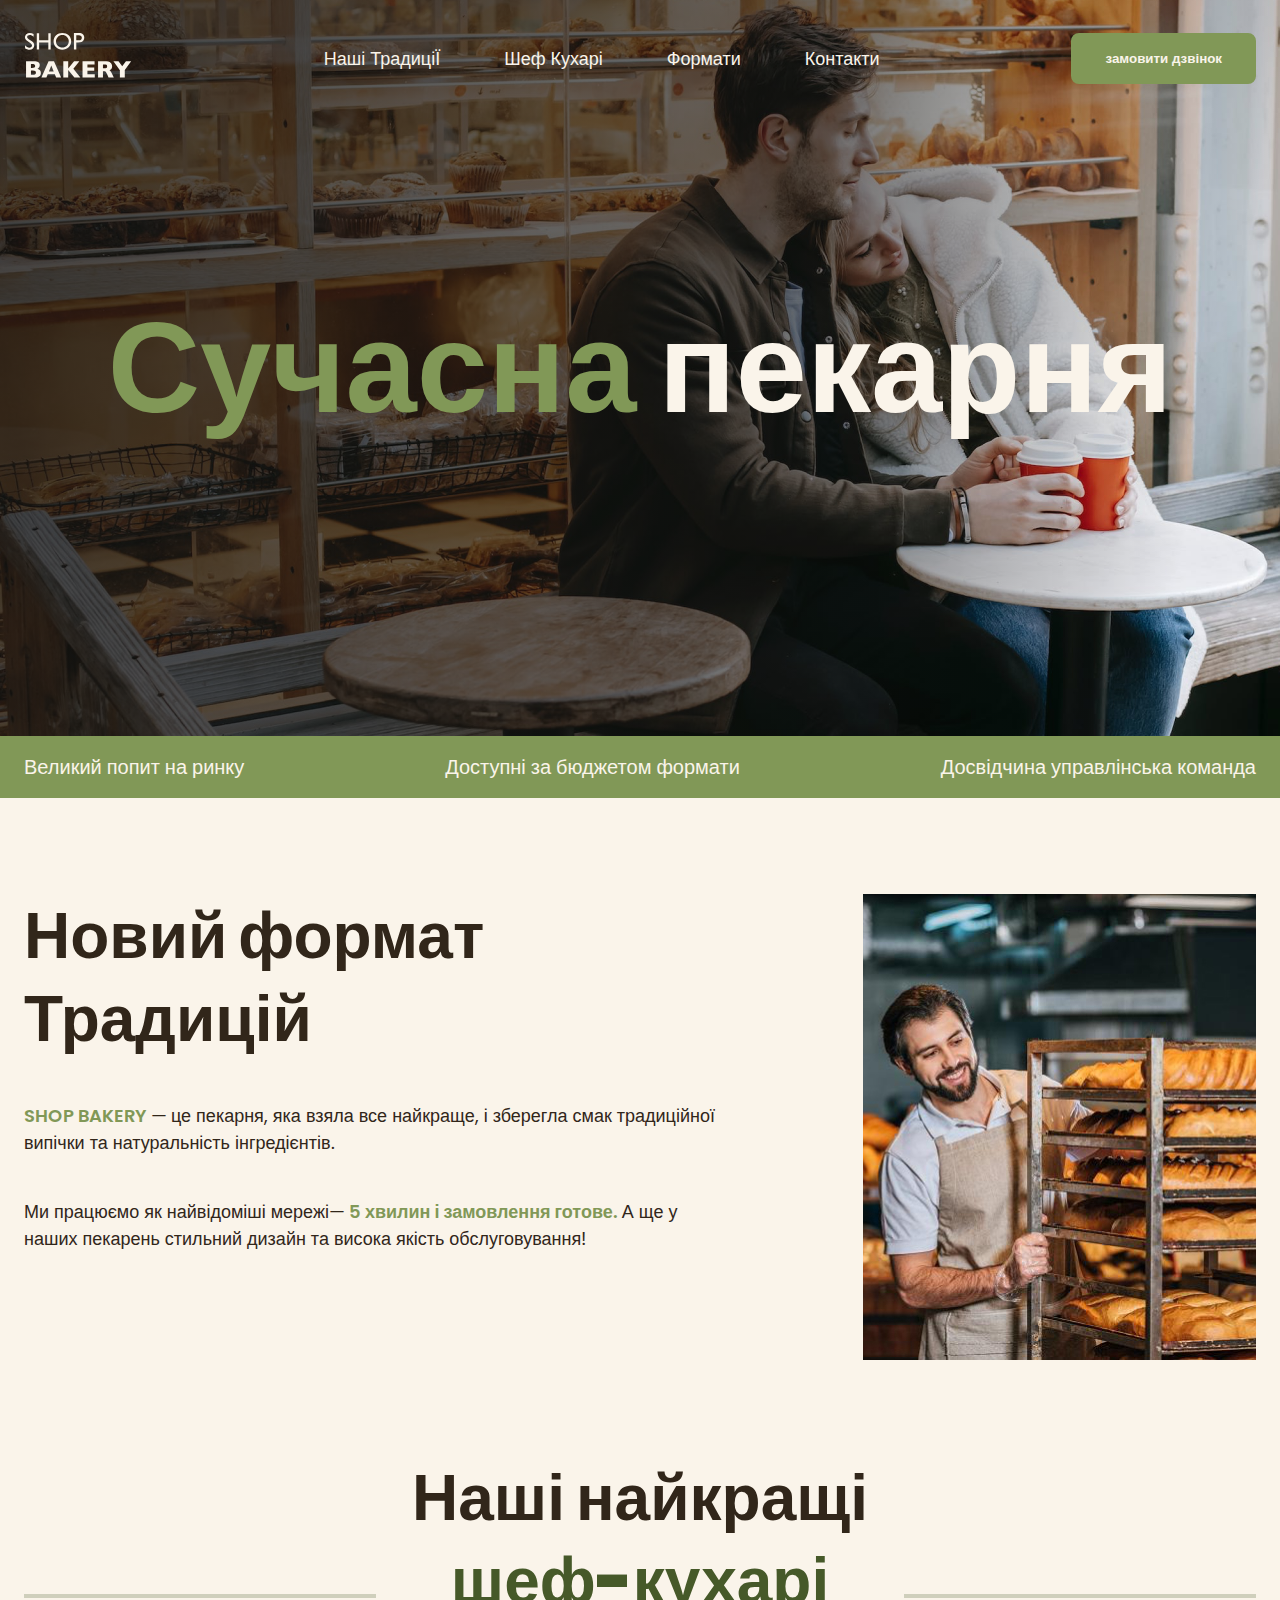
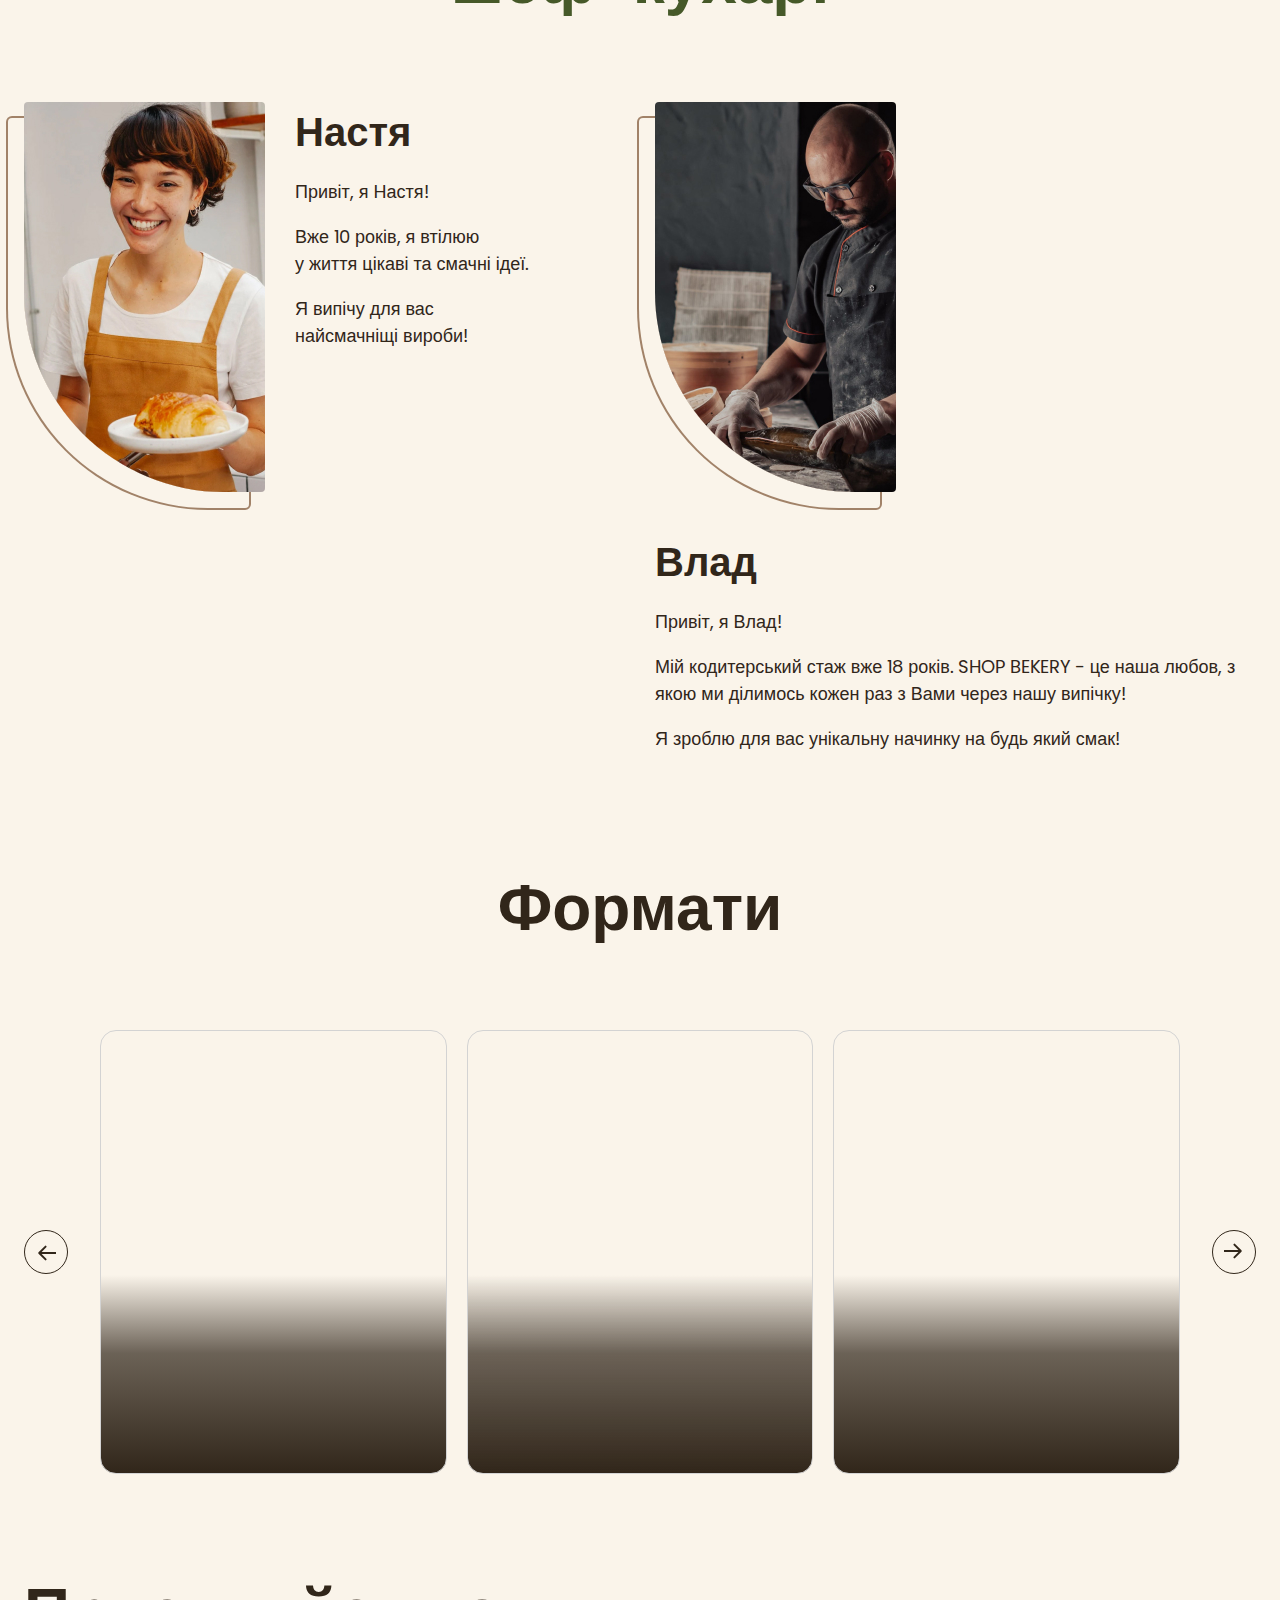
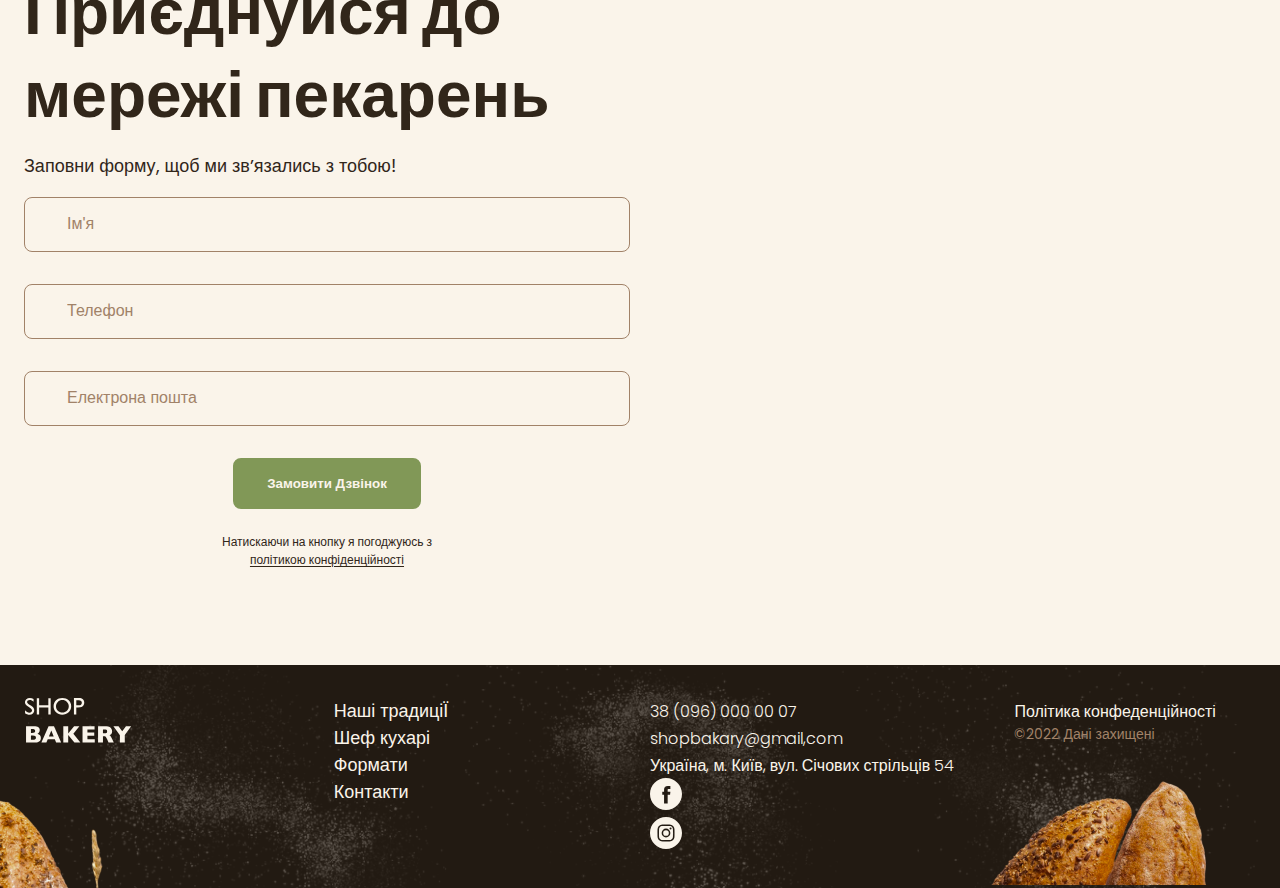
<file: genius-homework-3/Index.html>
<!DOCTYPE html>
<html lang="uk">
  <head>
    <meta charset="UTF-8" />
    <meta name="viewport" content="width=device-width, initial-scale=1.0" />
    <title>Сучасна перканя</title>
    <!-- fronts -->
    <!-- <link rel="preconnect" href="https://fonts.googleapis.com" />
    <link rel="preconnect" href="https://fonts.gstatic.com" crossorigin />
    <link
      href="https://fonts.googleapis.com/css2?family=Poppins:wght@300;400;600;900&display=swap"
      rel="stylesheet"
    /> -->
    <!-- styles -->
    <link rel="stylesheet" href="./css/styles.css" />
  </head>
  <body>
    <header class="header">
      <div class="container">
        <div class="header-conteiner">
          <nav class="header-nav">
            <a href="./Index.html">
              <img src="./images/logo.svg" alt="Логотип сучасної пекарні" />
            </a>
            <ul class="heder-menu">
              <li>
                <a class="link" href="#Traditions-section">Наші ТрадиціЇ</a>
              </li>
              <li><a class="link" href="#chefs-section">Шеф Кухарі</a></li>
              <li><a class="link" href="#formats-section">Формати</a></li>
              <li><a class="link" href="#contact-section">Контакти</a></li>
            </ul>
          </nav>
          <button class="button modal-btn-open" type="button">
            замовити дзвінок
          </button>
        </div>
      </div>
    </header>
    <main>
      <section class="hero-section">
        <div class="container">
          <h1 class="hero-title">
            <span class="accent">Сучасна</span> пекарня
          </h1>
        </div>
      </section>
      <section class="advanteges-section">
        <div class="container">
          <h2 class="visually-hidden">Наші переваги</h2>
          <ul class="advanteges-list">
            <li class="advanteges-item">Великий попит на ринку</li>
            <li class="advanteges-item">Доступні за бюджетом формати</li>
            <li class="advanteges-item">Досвідчина управлінська команда</li>
          </ul>
        </div>
      </section>
      <section class="Traditions-section section" id="Traditions-section">
        <div class="container">
          <div class="traditions-conteiner">
            <div class="traditions-content">
              <h2 class="traditions-title section-title">
                Новий формат Традицій
              </h2>
              <p class="traditions-text">
                <span class="brand uppercase">shop bakery</span> — це пекарня,
                яка взяла все найкраще, і зберегла смак традиційної випічки та
                натуральність інгредієнтів.
              </p>
              <p class="traditions-text limited">
                Ми працюємо як найвідоміші мережі—
                <span class="brand">5 хвилин і замовлення готове.</span> А ще у
                наших пекарень стильний дизайн та висока якість обслуговування!
              </p>
            </div>
            <img
              src="./images/Pekar.jpg"
              alt="Чоловік пекар дивиться на батони із посмішкою"
            />
          </div>
        </div>
      </section>
      <section class="section" id="chefs-section">
        <div class="container">
          <h2 class="chefs-title section-title centered">
            Наші найкращі <br />
            <span class="accent">шеф-кухарі</span>
          </h2>
          <ul class="chefs-list">
            <li class="chefs-item">
              <article class="chef-card">
                <img
                  class="chef-foto"
                  src="./images/Nastya-chef.jpg"
                  alt="Nastya Chef"
                />
                <div class="chef-text">
                  <h3 class="chef-title">Настя</h3>
                  <p>Привіт, я Настя!</p>
                  <p>
                    Вже 10 років, я втілюю <br />
                    у життя цікаві та смачні ідеї.
                  </p>
                  <p>
                    Я випічу для вас <br />
                    найсмачніщі вироби!
                  </p>
                </div>
              </article>
            </li>
            <li class="chefs-item">
              <article class="chef-card">
                <img
                  class="chef-foto"
                  src="./images/Vlad-chef.jpg"
                  alt="vlad chef"
                />
                <div class="chef-text">
                  <h3 class="chef-title">Влад</h3>
                  <p>Привіт, я Влад!</p>
                  <p>
                    Мій кодитерський стаж вже 18 років. SHOP BEKERY - це наша
                    любов, з якою ми ділимось кожен раз з Вами через нашу
                    випічку!
                  </p>
                  <p>Я зроблю для вас унікальну начинку на будь який смак!</p>
                </div>
              </article>
            </li>
          </ul>
        </div>
      </section>
      <section class="section" id="formats-section">
        <div class="container">
          <h2 class="formats-title section-title centered">Формати</h2>
          <div class="formats-conteiner">
            <button class="carousel-button" type="button">
              <svg width="44" height="44">
                <use href="./images/icons.svg#icon-arrow"></use>
              </svg>
            </button>

            <ul class="formats-list">
              <li class="formats-item">
                <article class="format-card">
                  <h3 class="format-title" lang="en">Walrus</h3>
                  <div class="format-text">
                    <p>Площа: до 120 м2</p>
                    <p>Меню: розширене меню</p>
                    <p>
                      Штат: 2 продавці-касири, 2 пекарі, 2 помічники пекаря, 2
                      офіціанти-різнороби
                    </p>
                    <p>Посадкові місця: є</p>
                  </div>
                </article>
              </li>
              <li class="formats-item">
                <article class="format-card">
                  <div class="format-text">
                    <h3 class="format-title" lang="en">Horseshoe</h3>
                    <p>Площа: до 25 м2</p>
                    <p>Меню: найпопулярніші позиції меню</p>
                    <p>Штат: 2 продавці-касири, 2 пекарі, 1 помічник пекаря</p>
                    <p>Посадкові місця: відсутні</p>
                  </div>
                </article>
              </li>
              <li class="formats-item">
                <article class="format-card">
                  <h3 class="format-title" lang="en">Handlebar</h3>
                  <div class="format-text">
                    <p>Площа: до 15 м2</p>
                    <p>Меню: найпопулярніші позиції меню</p>
                    <p>Штат: 1 продавець, 1 пекар, 1 помічник пекаря</p>
                    <p>Посадкові місця: відсутні</p>
                  </div>
                </article>
              </li>
            </ul>
            <button class="carousel-button next" type="button">
              <svg width="44" height="44">
                <use href="./images/icons.svg#icon-arrow"></use>
              </svg>
            </button>
          </div>
        </div>
      </section>
      <section class="contact-section section" id="contact-section">
        <div class="container">
          <div class="contact-conteiner">
            <div class="contact-form">
              <h2 class="contact-title section-title">
                Приєднуйся до мережі пекарень
              </h2>
              <p>Заповни форму, щоб ми звʼязались з тобою!</p>
              <form name="contact-form" autocomplete="off" novalidate>
                <div class="form-field">
                  <label class="form-label visually-hidden" for="user-name"
                    >Ім'я</label
                  >
                  <input
                    class="form-input"
                    type="text"
                    id="user-name"
                    name="user-name"
                    placeholder="Ім'я"
                  />
                </div>

                <div class="form-field">
                  <label class="form-label visually-hidden" for="user-tel"
                    >Телефон</label
                  >
                  <input
                    class="form-input"
                    type="tel"
                    id="user-tel"
                    name="user-tel"
                    placeholder="Телефон"
                  />
                </div>

                <div class="form-field">
                  <label class="form-label visually-hidden" for="user-email"
                    >Електрона пошта</label
                  >
                  <input
                    class="form-input"
                    type="emeil"
                    id="user-email"
                    name="user-email"
                    placeholder="Електрона пошта"
                  />
                </div>
                <button class="form-button button" type="submit">
                  Замовити Дзвінок
                </button>
                <p class="form-terms">
                  Натискаючи на кнопку я погоджуюсь з
                  <a class="form-terms-link" href="#"
                    >політикою конфіденційності</a
                  >
                </p>
              </form>
            </div>
            <iframe
              class="contact-map"
              src="https://www.google.com/maps/embed?pb=!1m18!1m12!1m3!1d2540.1638712576946!2d30.48865857694164!3d50.45667308691521!2m3!1f0!2f0!3f0!3m2!1i1024!2i768!4f13.1!3m3!1m2!1s0x40d4ce637bfe1717%3A0x5370c2254ad1b952!2z0LLRg9C70LjRhtGPINCh0ZbRh9C-0LLQuNGFINCh0YLRgNGW0LvRjNGG0ZbQsiwgNTQsINCa0LjRl9CyLCAwMjAwMA!5e0!3m2!1suk!2sua!4v1699973026912!5m2!1suk!2sua"
              width="594"
              height="595"
              style="border: 0"
              allowfullscreen=""
              loading="lazy"
              referrerpolicy="no-referrer-when-downgrade"
            ></iframe>
          </div>
        </div>
      </section>
    </main>
    <footer class="footer">
      <div class="container">
        <div class="footer-container">
          <nav class="footer-nav">
            <div class="footer-logo">
              <a href="#">
                <img src="./images/logo.svg" alt="Логотип сучасної пекарні" />
              </a>
            </div>
            <ul class="footer-menu">
              <li>
                <a class="link" href="#Traditions-section">Наші традиціЇ</a>
              </li>
              <li><a class="link" href="#chefs-section">Шеф кухарі</a></li>
              <li><a class="link" href="#formats-section">Формати</a></li>
              <li><a class="link" href="#contact-section">Контакти</a></li>
            </ul>
          </nav>
          <address class="footer-adress">
            <ul class="adress-list">
              <li>
                <a class="adress-link" href="tel:+380960000007"
                  >38 (096) 000 00 07</a
                >
              </li>
              <li>
                <a class="adress-link" href="mailto:shopbakary@gmail,com"
                  >shopbakary@gmail,com</a
                >
              </li>
              <li>
                <a
                  class="adress-link"
                  href="https://maps.app.goo.gl/MyXhAzFo6LHu9ucX9"
                  target="_blank"
                  >Україна, м. Київ, вул. Січових стрільців 54
                </a>
              </li>
              <li>
                <a href="#">
                  <svg class="adres-icon" width="32" height="32">
                    <use href="./images/icons.svg#icon-facebook"></use>
                  </svg>
                </a>
              </li>
              <li>
                <a href="#">
                  <svg class="adres-icon" width="32" height="32">
                    <use href="./images/icons.svg#icon-instagram"></use>
                  </svg>
                </a>
              </li>
            </ul>
            <div class="adress-info">
              <a class="adress-link" href="#" target="_blank"
                >Політика конфеденційності</a
              >
              <p class="adress-copyriht">&copy;2022 Дані захищені</p>
            </div>
          </address>
        </div>
      </div>
    </footer>
    <div class="backdrop is-hidden">
      <div class="modal">
        <button class="modal-btn-close" type="button">Close</button>
        <h2>Замовити дзвінок</h2>
        <p>Залишіть заявку та наш спеціаліст зв'яжеться з Вами!</p>
        <label for="user-name"></label>
        <form name="modal-form" autocomplete="off">
          <div class="form-field">
            <label class="form-label visually-hidden" for="user-name"
              >Ім'я</label
            >
            <input
              class="form-input"
              type="text"
              id="user-name"
              name="user-name"
              placeholder="Ім'я"
              required
              minlength="2"
              maxlength="10"
            />
          </div>

          <div class="form-field">
            <label class="form-label visually-hidden" for="user-tel"
              >Телефон
            </label>
            <input
              class="form-input"
              type="tel"
              id="user-tel"
              name="user-tel"
              placeholder="Телефон"
              required
              pattern="^\+[0-9]{12}"
            />
          </div>

          <div class="form-field">
            <label class="form-label visually-hidden" for="user-email"
              >Електрона пошта</label
            >
            <input
              class="form-input"
              type="emeil"
              id="user-email"
              name="user-email"
              placeholder="Електрона пошта"
              required
            />
          </div>
          <!-- <div class="checkbox">
            <input
              class="checkbox-input"
              type="checkbox"
              id="terms-conditions"
              name="terms-conditions"
            />
            <label class="checkbox-label" for="terms-conditions">
              Я точно погоджуюсь з політикой конфіденційності
            </label>
          </div> -->
          <button class="form-button button" type="submit">
            Замовити Дзвінок
          </button>
          <p class="form-terms">
            Натискаючи на кнопку я погоджуюсь з
            <a class="form-terms-link" href="#">політикою конфіденційності</a>
          </p>
        </form>
      </div>
    </div>
    <script src="./js/modal.js"></script>
  </body>
</html>
</file>
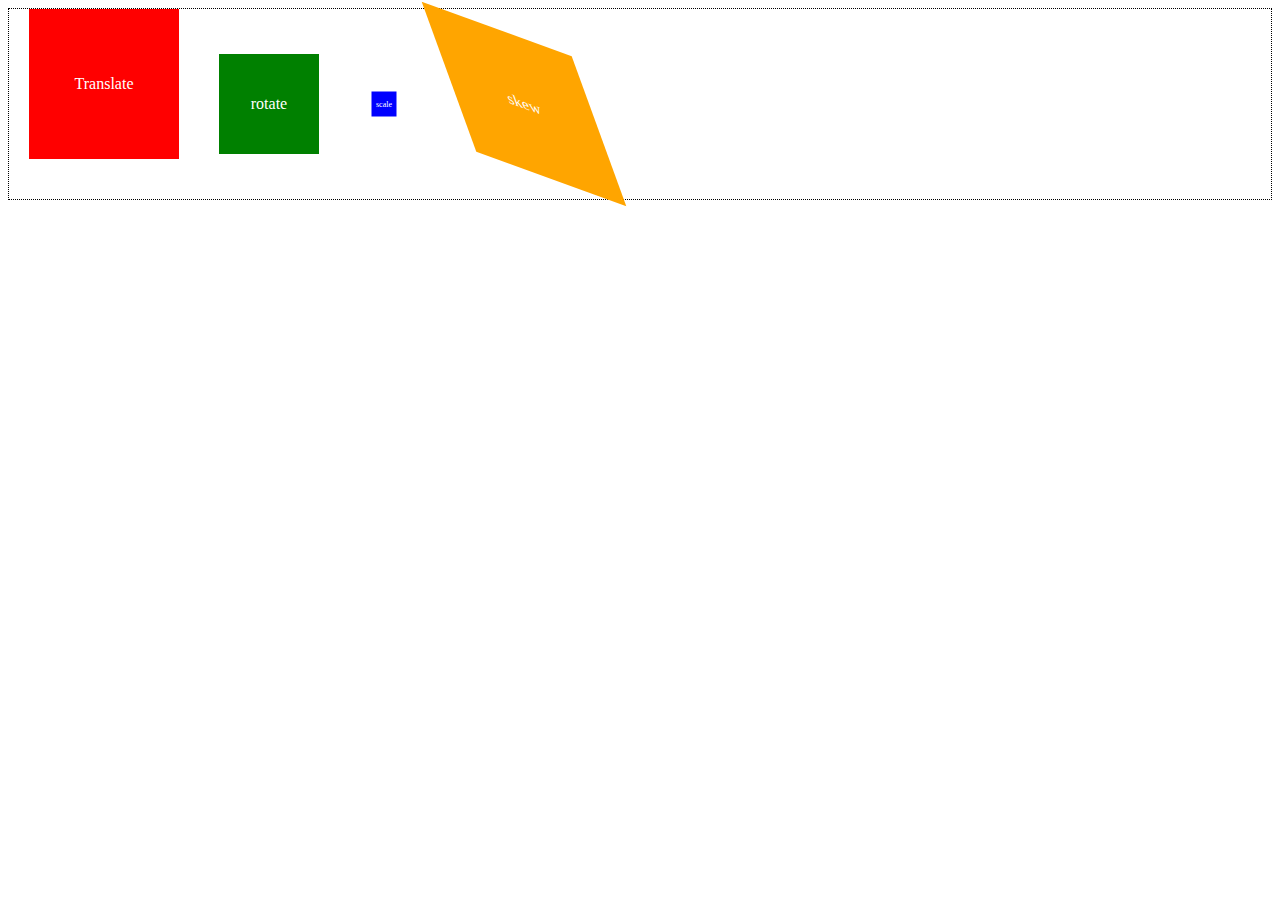
<file: genius-homework-3/test.html>
<!DOCTYPE html>
<html lang="uk">
  <head>
    <meta charset="UTF-8" />
    <meta name="viewport" content="width=device-width, initial-scale=1.0" />
    <title>test</title>
    <link rel="stylesheet" href="./css/test.css" />
  </head>
  <body>
    <div class="parent">
      <div class="item red">Translate</div>
      <div class="item green">rotate</div>
      <div class="item blue">scale</div>
      <div class="item orange">skew</div>
    </div>
  </body>
</html>
</file>
<file: genius-homework-1/css/styles.css>
@font-face {
  font-display: swap;
  font-family: 'Poppins';
  font-weight: 300;
  src: url('../fonts/poppins-v20-latin-300.woff2') format('woff2');
}

@font-face {
  font-display: swap;
  font-family: 'Poppins';
  font-weight: 400;
  src: url('../fonts/poppins-v20-latin-regular.woff2') format('woff2');
}

@font-face {
  font-display: swap;
  font-family: 'Poppins';
  font-weight: 600;
  src: url('../fonts/poppins-v20-latin-600.woff2') format('woff2');
}

@font-face {
  font-display: swap;
  font-family: 'Poppins';
  font-weight: 900;
  src: url('../fonts/poppins-v20-latin-900.woff2') format('woff2');
}

:root {
  --color-primary-dark: #31261a;
  --color-primary-light: #faf4ea;
  --color-brand-light: #819857;
  --color-brand-dark: #465929;
}

/* base */
* {
  box-sizing: border-box;
}

body {
  color: var(--color-primary-dark);
  line-height: 1.5;
  font-family: 'poppins', sans-serif;
  font-size: 18px;
  font-weight: 400;
  margin: 0;
}

h1,
h2,
h3,
h4,
h5,
h6,
p {
  margin-top: 0px;
}

address {
  font-style: normal;
}

ul {
  list-style-type: none;
}

.visually-hidden {
  position: absolute;
  left: -10000px;
  top: auto;
  width: 1px;
  height: 1px;
  overflow: hidden;
}
.section {
  padding: 48px 0px;
}

.container {
  width: 100%;
  max-width: 1288px;
  margin: 0 auto;
  padding: 0px 24px;
}

/* button */
.button {
  padding: 16px 32px;
  color: var(--color-primary-light);
  font-weight: 600;
  background-color: var(--color-brand-light);
  border: 2px solid var(--color-primary-light);
  border-radius: 8px;
  cursor: pointer;
}

.button:hover {
  color: var(--color-brand-light);
  background-color: transparent;
}

/* link */
.link {
  color: var(--color-primary-light);
  text-decoration: none;
}

.link:hover {
  color: var(--color-brand-light);
  font-weight: 600;
}

/* hero section */
.hero-section {
  padding: 272px 0px;
}

.hero-title {
  margin-bottom: 0px;
  color: var(--color-primary-light);
  text-align: center;
  font-size: 128px;
  font-weight: 900;
}

.hero-title .accent {
  color: var(--color-brand-light);
}

/* advanteges section */
.advanteges-list {
  color: var(--color-primary-light);
  background-color: var(--color-brand-light);
}

.advanteges-item {
  font-size: 20px;
  font-weight: 300;
}

.section-title {
  font-size: 64px;
  font-weight: 900;
  line-height: 1.31;
}

.section-title .accent {
  color: var(--color-brand-dark);
}

/* traditions section */
.Traditions-section {
  padding-top: 96px;
}

.traditions-title {
  margin-bottom: 42px;
}
.traditions-text .uppercase {
  text-transform: uppercase;
}

.traditions-text .brand {
  color: var(--color-brand-light);
  font-weight: 600;
}

/* chefs-section */
.chefs-title {
  margin-bottom: 80px;
}
.chef-title {
  font-weight: 600;
  font-size: 40px;
  margin-bottom: 16px;
}

/* format section */
.formats-title {
  margin-bottom: 80px;
}
.format-title {
  color: var(--color-primary-light);
  font-weight: 600;
  font-size: 24px;
}

.format-text {
  color: var(--color-primary-light);
  font-weight: 300;
  font-size: 14px;
}

/* contakt section */
.contact-title {
  margin-bottom: 16px;
}
.contakt-text {
  color: var(--color-brand-light);
}

/* footer-sektion */
.adress-link {
  color: var(--color-primary-light);
  font-weight: 300;
  font-size: 16px;
  text-decoration: none;
}
.adress-link:hover {
  color: var(--color-brand-light);
}
.adress-copyriht {
  color: #a18268;
  font-size: 14px;
}
</file>
<file: genius-homework-2/css/styles.css>
@font-face {
  font-display: swap;
  font-family: 'Poppins';
  font-weight: 300;
  src: url('../fonts/poppins-v20-latin-300.woff2') format('woff2');
}

@font-face {
  font-display: swap;
  font-family: 'Poppins';
  font-weight: 400;
  src: url('../fonts/poppins-v20-latin-regular.woff2') format('woff2');
}

@font-face {
  font-display: swap;
  font-family: 'Poppins';
  font-weight: 600;
  src: url('../fonts/poppins-v20-latin-600.woff2') format('woff2');
}

@font-face {
  font-display: swap;
  font-family: 'Poppins';
  font-weight: 900;
  src: url('../fonts/poppins-v20-latin-900.woff2') format('woff2');
}

:root {
  --color-primary-dark: #31261a;
  --color-primary-light: #faf4ea;
  --color-brand-normal: #819857;
  --color-brand-dark: #465929;
  --color-brand-light: #cfcfbc;
  --color-secondary-dark: #a18268;
}

/* base */
*,
*::before,
*::after {
  box-sizing: border-box;
}

body {
  color: var(--color-primary-dark);
  background-color: var(--color-primary-light);
  line-height: 1.5;
  font-family: 'poppins', sans-serif;
  font-size: 18px;
  font-weight: 400;
  margin: 0;
}

h1,
h2,
h3,
h4,
h5,
h6,
p {
  margin-top: 0px;
}

a {
  display: inline-block;
}

address {
  font-style: normal;
}

ul {
  margin: 0;
  padding: 0;
  list-style-type: none;
}

.visually-hidden {
  position: absolute;
  left: -10000px;
  top: auto;
  width: 1px;
  height: 1px;
  overflow: hidden;
}
.section {
  padding: 48px 0px;
}

.container {
  width: 100%;
  max-width: 1288px;
  margin: 0 auto;
  padding: 0px 24px;
}

/* button */
.button {
  padding: 16px 32px;
  color: var(--color-primary-light);
  font-weight: 600;
  background-color: var(--color-brand-normal);
  border: 2px solid var(--color-brand-normal);
  border-radius: 8px;
  cursor: pointer;
}

.button:hover {
  color: var(--color-brand-normal);
  background-color: transparent;
}

/* link */
.link {
  color: var(--color-primary-light);
  text-decoration: none;
}

.link:hover {
  color: var(--color-brand-normal);
}

/* header */
.header {
  background-color: lightgray;
}
.header-conteiner {
  display: flex;
  align-items: center;
  gap: 40px;
}

.header-nav {
  display: flex;
  align-items: center;
  flex-grow: 1;
  gap: 40px;
}

.heder-menu {
  display: flex;
  gap: 64px;
  flex-grow: 1;
  justify-content: center;
}

/* hero section */
.hero-section {
  padding: 272px 0px;
  background-image: url('../images/Hero-section-background.jpg');
  background-repeat: no-repeat;
  background-position: center top;
  background-size: cover;
}

.hero-title {
  margin-bottom: 0px;
  color: var(--color-primary-light);
  text-align: center;
  font-size: 128px;
  font-weight: 900;
}

.hero-title .accent {
  color: var(--color-brand-normal);
}

/* advanteges section */
.advanteges-section {
  padding: 16px 0px;
  background-color: var(--color-brand-normal);
}
.advanteges-list {
  display: flex;
  justify-content: space-between;
  gap: 40px;
}

.advanteges-item {
  font-size: 20px;
  font-weight: 300;
  color: var(--color-primary-light);
}

.section-title {
  font-size: 64px;
  font-weight: 900;
  line-height: 1.31;
}

.section-title.centered {
  text-align: center;
}

.section-title .accent {
  color: var(--color-brand-dark);
}

/* traditions section */
.traditions-conteiner {
  display: flex;
  justify-content: space-between;
  gap: 40px;
}

.traditions-content {
  max-width: 710px;
}

.Traditions-section {
  padding-top: 96px;
}

.traditions-title {
  margin-bottom: 42px;
}

.traditions-text {
  margin-bottom: 42px;
}
.traditions-text .uppercase {
  text-transform: uppercase;
}

.traditions-text.limited {
  max-width: 3400px;
}

.traditions-text .brand {
  color: var(--color-brand-normal);
  font-weight: 600;
}

/* chefs-section */

.chefs-title {
  margin: 0 auto 80px;
  max-width: 520px;
}

.chefs-title::before,
.chefs-title::after {
  display: block;
  width: 352px;
  border: 2px solid var(--color-brand-light);
  content: '';
}

.chefs-list {
  display: flex;
  gap: 30px;
}

.chefs-item {
  flex-basis: calc((100% - 30px) / 2);
}

.chef-card {
  display: flex;
  gap: 40px 30px;
  flex-wrap: wrap;
}

.chef-foto {
  border-radius: 4px 4px 4px 200px;
  box-shadow: -16px 16px 0 0 var(--color-primary-light),
    -16px 16px 0 2px var(--color-secondary-dark);
}

.chef-title {
  font-weight: 600;
  font-size: 40px;
  margin-bottom: 16px;
}

.chef-text p {
  margin-bottom: 24;
}

/* format section */
.formats-conteiner {
  display: flex;
  gap: 32px;
  align-items: center;
}

.formats-list {
  display: flex;
  gap: 20px;
  flex-wrap: wrap;
}

.formats-item {
  flex-basis: calc((100% - 40px) / 3);
}
.format-card {
  height: 444px;
  background: linear-gradient(
    180deg,
    rgba(49, 38, 26, 0) 55.21%,
    rgba(49, 38, 26, 0.71) 72.92%,
    var(--color-primary-dark) 100%
  );
  padding: 24px;
  border: 1px solid lightgrey;
  border-radius: 16px;
}
.formats-title {
  margin-bottom: 80px;
}
.format-title {
  color: var(--color-primary-light);
  font-weight: 600;
  font-size: 24px;
}

.format-text {
  color: var(--color-primary-light);
  font-weight: 300;
  font-size: 14px;
}

/* carousel */
.carousel-button {
  width: 44px;
  height: 44px;
  justify-content: center;
  flex-shrink: 0;
  align-items: center;
  padding: 0;
  fill: var(--color-primary-dark);
  border-radius: 50%;
  background-color: transparent;
  border: 1px solid var(--color-primary-dark);
  cursor: pointer;
}

.carousel-button:hover {
  background-color: var(--color-primary-dark);
  fill: var(--color-primary-light);
}

/* contakt section */
.contact-section {
  padding-bottom: 96px;
}

.contact-conteiner {
  display: flex;
  gap: 32px;
}

.contact-map {
  flex-shrink: 0;
  border: none;
  border-radius: 16px;
}

.contact-title {
  margin-bottom: 16px;
}

/* footer-sektion */

.footer {
  padding: 32px 0;
}
.footer-container {
  display: flex;
  gap: 20px;
}

.footer-nav,
.footer-adress {
  display: flex;
  flex-basis: 50%;
  gap: 20px;
}

.footer-logo,
.footer-menu {
  flex-grow: 1;
  gap: 20px;
}

.adress-list,
.adress-info {
  flex-grow: 1;
  gap: 20px;
}

.adress-link {
  color: var(--color-primary-light);
  font-weight: 300;
  font-size: 16px;
  text-decoration: none;
}
.adress-link:hover {
  color: var(--color-brand-normal);
}

.adres-icon {
  fill: var(--color-primary-light);
}

.adres-icon:hover {
  fill: var(--color-brand-normal);
}

.adress-copyriht {
  color: #a18268;
  font-size: 14px;
}

.footer {
  background-image: url('../images/footer-background.png');
  background-color: var(--color-primary-dark);
  background-repeat: no-repeat;
  background-size: cover;
  background-position: center;
}
</file>
<file: genius-homework-3/css/styles.css>
@font-face {
  font-display: swap;
  font-family: 'Poppins';
  font-weight: 300;
  src: url('../fonts/poppins-v20-latin-300.woff2') format('woff2');
}

@font-face {
  font-display: swap;
  font-family: 'Poppins';
  font-weight: 400;
  src: url('../fonts/poppins-v20-latin-regular.woff2') format('woff2');
}

@font-face {
  font-display: swap;
  font-family: 'Poppins';
  font-weight: 600;
  src: url('../fonts/poppins-v20-latin-600.woff2') format('woff2');
}

@font-face {
  font-display: swap;
  font-family: 'Poppins';
  font-weight: 900;
  src: url('../fonts/poppins-v20-latin-900.woff2') format('woff2');
}

:root {
  --color-primary-dark: #31261a;
  --color-primary-light: #faf4ea;
  --color-brand-normal: #819857;
  --color-brand-dark: #465929;
  --color-brand-light: #cfcfbc;
  --color-secondary-dark: #a18268;
}

/* base */
*,
*::before,
*::after {
  box-sizing: border-box;
}

body {
  color: var(--color-primary-dark);
  background-color: var(--color-primary-light);
  line-height: 1.5;
  font-family: 'poppins', sans-serif;
  font-size: 18px;
  font-weight: 400;
  margin: 0;
}

h1,
h2,
h3,
h4,
h5,
h6,
p {
  margin-top: 0px;
}

a {
  display: inline-block;
}

address {
  font-style: normal;
}

ul {
  margin: 0;
  padding: 0;
  list-style-type: none;
}

.visually-hidden {
  position: absolute;
  left: -10000px;
  top: auto;
  width: 1px;
  height: 1px;
  overflow: hidden;
}
.section {
  padding: 48px 0px;
}

.container {
  width: 100%;
  max-width: 1288px;
  margin: 0 auto;
  padding: 0px 24px;
}

/* button */
.button {
  padding: 16px 32px;
  color: var(--color-primary-light);
  font-weight: 600;
  background-color: var(--color-brand-normal);
  border: 2px solid var(--color-brand-normal);
  border-radius: 8px;
  cursor: pointer;
  transition: color 0.5s;
}

/* .button:disabled {
  color: gray;
  background-color: lightgray;
  border-color: currentColor;
} */

.button:hover {
  color: var(--color-brand-normal);
  background-color: transparent;
}

/* link */
.link {
  color: var(--color-primary-light);
  text-decoration: none;
  transition: color 0.3s;
}

.link:hover {
  color: var(--color-brand-normal);
}

/* header */
.header {
  position: absolute;
  top: 0;
  left: 0;
  width: 100%;
  padding-top: 32px;
}
.header-conteiner {
  display: flex;
  align-items: center;
  gap: 40px;
}

.header-nav {
  display: flex;
  align-items: center;
  flex-grow: 1;
  gap: 40px;
}

.heder-menu {
  display: flex;
  gap: 64px;
  flex-grow: 1;
  justify-content: center;
}

/* hero section */
.hero-section {
  padding: 272px 0px;
  background-image: linear-gradient(
      103deg,
      rgba(18, 18, 17, 0.78) 2.03%,
      rgba(18, 18, 17, 0.6) 58.46%,
      rgba(18, 18, 17, 0) 90.36%
    ),
    url('../images/Hero-section-background.jpg');
  background-repeat: no-repeat;
  background-position: center top;
  background-size: cover;
}

.hero-title {
  margin-bottom: 0px;
  color: var(--color-primary-light);
  text-align: center;
  font-size: 128px;
  font-weight: 900;
}

.hero-title .accent {
  color: var(--color-brand-normal);
}

/* advanteges section */
.advanteges-section {
  padding: 16px 0px;
  background-color: var(--color-brand-normal);
}
.advanteges-list {
  display: flex;
  justify-content: space-between;
  gap: 40px;
}

.advanteges-item {
  font-size: 20px;
  font-weight: 300;
  color: var(--color-primary-light);
}

.section-title {
  font-size: 64px;
  font-weight: 900;
  line-height: 1.3;
}

.section-title.centered {
  text-align: center;
}

.section-title .accent {
  color: var(--color-brand-dark);
}

/* traditions section */
.traditions-conteiner {
  display: flex;
  justify-content: space-between;
  gap: 40px;
}

.traditions-content {
  max-width: 710px;
}

.Traditions-section {
  padding-top: 96px;
}

.traditions-title {
  margin-bottom: 42px;
}

.traditions-text {
  margin-bottom: 42px;
}
.traditions-text .uppercase {
  text-transform: uppercase;
}

.traditions-text.limited {
  max-width: 3400px;
}

.traditions-text .brand {
  color: var(--color-brand-normal);
  font-weight: 600;
}

/* chefs-section */

.chefs-title {
  position: relative;
  margin: 0 auto 80px;
}

.chefs-title::before,
.chefs-title::after {
  position: absolute;
  display: block;
  bottom: 24px;
  width: 352px;
  border: 2px solid var(--color-brand-light);
  content: '';
}

.chefs-title::before {
  left: 0;
}

.chefs-title::after {
  right: 0;
}

.chefs-list {
  display: flex;
  gap: 30px;
}

.chefs-item {
  flex-basis: calc((100% - 30px) / 2);
}

.chef-card {
  display: flex;
  gap: 40px 30px;
  flex-wrap: wrap;
}

.chef-foto {
  border-radius: 4px 4px 4px 200px;
  box-shadow: -16px 16px 0 0 var(--color-primary-light),
    -16px 16px 0 2px var(--color-secondary-dark);
}

.chef-title {
  font-weight: 600;
  font-size: 40px;
  margin-bottom: 16px;
}

.chef-text p {
  margin-bottom: 24;
}

/* format section */
.formats-conteiner {
  display: flex;
  gap: 32px;
  align-items: center;
}

.formats-list {
  display: flex;
  gap: 20px;
  flex-wrap: wrap;
}

.formats-item {
  flex-basis: calc((100% - 40px) / 3);
}
.format-card {
  height: 444px;
  background: linear-gradient(
    180deg,
    rgba(49, 38, 26, 0) 55.21%,
    rgba(49, 38, 26, 0.71) 72.92%,
    var(--color-primary-dark) 100%
  );
  padding: 24px;
  border: 1px solid lightgrey;
  border-radius: 16px;
  transition: transform 0.3s;
}

.format-card:hover {
  transform: scale(1.05);
}

.formats-title {
  margin-bottom: 80px;
}
.format-title {
  color: var(--color-primary-light);
  font-weight: 600;
  font-size: 24px;
}

.format-text {
  color: var(--color-primary-light);
  font-weight: 300;
  font-size: 14px;
}

/* carousel */
.carousel-button {
  width: 44px;
  height: 44px;
  justify-content: center;
  flex-shrink: 0;
  align-items: center;
  padding: 0;
  fill: var(--color-primary-dark);
  border-radius: 50%;
  background-color: transparent;
  border: 1px solid var(--color-primary-dark);
  cursor: pointer;
}

.carousel-button:hover {
  background-color: var(--color-primary-dark);
  fill: var(--color-primary-light);
}

.carousel-button.next {
  transform: rotate(180deg);
}

/* contakt section */

.contact-section {
  padding-bottom: 96px;
}

.contact-conteiner {
  display: flex;
  gap: 32px;
}

.contact-map {
  flex-shrink: 0;
  border: none;
  border-radius: 16px;
}

.contact-title {
  margin-bottom: 16px;
}

/* footer-sektion */

.footer {
  padding: 32px 0;
  position: relative;
  background-image: url('../images/footer-background.png');
  background-color: var(--color-primary-dark);
  background-repeat: no-repeat;
  background-size: cover;
  background-position: center;
}

.footer::before,
.footer::after {
  position: absolute;
  bottom: 0;
  background-repeat: no-repeat;
  content: '';
}

.footer::before {
  width: 180px;
  height: 120px;
  left: 0;
  background-image: url(../images/decore-bread-small.png);
}

.footer::after {
  width: 380px;
  height: 190px;
  right: 0;
  background-image: url(../images/decore-bread-large.png);
}

.footer-container {
  display: flex;
  gap: 20px;
}

.footer-nav,
.footer-adress {
  display: flex;
  flex-basis: 50%;
  gap: 20px;
}

.footer-logo,
.footer-menu {
  flex-grow: 1;
  gap: 20px;
}

.adress-list,
.adress-info {
  flex-grow: 1;
  gap: 20px;
}

.adress-link {
  color: var(--color-primary-light);
  font-weight: 300;
  font-size: 16px;
  text-decoration: none;
}
.adress-link:hover {
  color: var(--color-brand-normal);
}

.adres-icon {
  fill: var(--color-primary-light);
}

.adres-icon:hover {
  fill: var(--color-brand-normal);
}

.adress-copyriht {
  color: var(--color-secondary-dark);
  font-size: 14px;
}

/* modal */
.backdrop {
  position: fixed;
  top: 0;
  left: 0;
  right: 0;
  bottom: 0;
  display: flex;
  align-items: center;
  justify-content: center;
  background-color: rgba(49, 38, 26, 0.4);
  padding: 20px;
  transition: opacity 0.2s, visibility 0.2s;
}

.backdrop.is-hidden {
  opacity: 0;
  visibility: hidden;
  pointer-events: none;
}

.modal {
  position: relative;
  max-width: 880px;
  width: 100%;
  max-height: 880px;
  height: 100%;
  padding: 128px;
  background-color: var(--color-primary-light);
  border-radius: 32px;
  overflow-y: auto;
}

.modal-btn-close {
  position: absolute;
  top: 40px;
  right: 40px;
}

/* form */

.form-field {
  position: relative;
  margin-bottom: 32px;
}

.form-label {
  position: absolute;
  left: 42px;
  top: 16px;

  /* 
  color: var(--color-secondary-dark);
  transition: transform 0.3px; */
}

/* .form-field:focus-within .form-label {
  transform: translate(-36px, -40px);
} */

.form-input {
  padding: 16px 42px;
  width: 100%;
  font-size: 16px;
  line-height: 1.17;
  height: 55px;
  border: 1px solid var(--color-secondary-dark);
  border-radius: 8px;
  background-color: transparent;
  cursor: text;
  transition: opacity 0.2s, visibility 0.2s;
}

.form-input:focus {
  border-color: var(--color-brand-normal);
  outline: none;
}

.form-input::placeholder {
  color: var(--color-secondary-dark);
  font-size: 16px;
  line-height: 1.17;
}

.form-input:focus::placeholder {
  color: var(--color-primary-dark);
}

.form-button {
  margin: 0 auto 24px;
  display: block;
}

.form-terms {
  margin: 0 auto 0;
  font-weight: 500;
  max-width: 220px;
  font-size: 12px;
  line-height: 1.5;
  text-align: center;
}

.form-terms-link {
  color: var(--color-primary-dark);
  text-underline-offset: 2px;
}

/* .checkbox {
  position: relative;
}

.checkbox-input {
  appearance: none;
}
.checkbox-input:checked + .checkbox-label::before {
  background-color: var(--color-secondary-dark);
}

.checkbox-label {
  padding-left: 15px;
}
.checkbox-label::before {
  position: absolute;
  top: 0;
  left: 0;
  width: 16px;
  height: 16px;
  margin-top: 5px;
  border: 2px solid var(--color-brand-normal);
  border-radius: 4px;
  content: '';
} */
</file>
<file: genius-homework-3/css/test.css>
* {
  box-sizing: border-box;
}

.parent {
  display: flex;
  align-items: center;
  gap: 40px;
  padding: 20px;
  border: 1px dotted black;
}

.item {
  display: flex;
  color: white;
  align-items: center;
  justify-content: center;
}
.item.red {
  background-color: red;
  width: 150px;
  height: 150px;
  transform: translatey(-20px);
  transition: background-color 1s, color 1s, transform 1s;
}

.item.red:hover {
  transform: translatex(0);
  background-color: pink;
  color: black;
}

.item.green {
  background-color: green;
  width: 100px;
  height: 100px;
  transform: rotate(1turn);
  animation: spin 1s infinite linear;
}

@keyframes spin {
  0% {
    transform: rotate(0);
  }

  100% {
    transform: rotate(360deg);
  }
}

.item.blue {
  background-color: blue;
  width: 50px;
  height: 50px;
  transform: scale(0.5);
}

.item.orange {
  background-color: orange;
  width: 150px;
  height: 150px;
  transform: skew(20deg, 20deg);
}
</file>
<file: css/main.min.css>
@font-face{font-display:swap;font-family:"Poppins";font-weight:300;src:url("../fonts/poppins-v20-latin-300.woff2") format("woff2")}@font-face{font-display:swap;font-family:"Poppins";font-weight:400;src:url("../fonts/poppins-v20-latin-regular.woff2") format("woff2")}@font-face{font-display:swap;font-family:"Poppins";font-weight:600;src:url("../fonts/poppins-v20-latin-600.woff2") format("woff2")}@font-face{font-display:swap;font-family:"Poppins";font-weight:900;src:url("../fonts/poppins-v20-latin-900.woff2") format("woff2")}:root{--color-primary-dark: #31261a;--color-primary-light: #faf4ea;--color-brand-normal: #819857;--color-brand-dark: #465929;--color-brand-light: #cfcfbc;--color-secondary-dark: #a18268}*,*::before,*::after{-webkit-box-sizing:border-box;box-sizing:border-box}body{color:var(--color-primary-dark);background-color:var(--color-primary-light);line-height:1.5;font-family:"poppins",sans-serif;font-size:18px;font-weight:400;margin:0}h1,h2,h3,h4,h5,h6,p{margin-top:0px}a{display:inline-block}address{font-style:normal}ul{margin:0;padding:0;list-style-type:none}.container{width:100%;max-width:1440px;margin:0 auto;padding:0px 24px}.visually-hidden{position:absolute;left:-10000px;top:auto;width:1px;height:1px;overflow:hidden}.text-brand{color:var(--color-brand-normal)}.text-brand-dark{color:var(--color-brand-dark)}.text-bold{font-weight:600}.text-uppercase{text-transform:uppercase}.section{padding:48px 0px}.section__title{font-size:64px;font-weight:900;line-height:1.3}.section__title--centered{text-align:center}.button{padding:16px 32px;color:var(--color-primary-light);font-weight:600;background-color:var(--color-brand-normal);border:2px solid var(--color-brand-normal);border-radius:8px;cursor:pointer;-webkit-transition:color .5s;transition:color .5s}.button:hover{color:var(--color-brand-normal);background-color:rgba(0,0,0,0)}.link{color:var(--color-primary-light);text-decoration:none;-webkit-transition:color .3s;transition:color .3s}.link:hover{color:var(--color-brand-normal)}.header{position:absolute;top:0;left:0;width:100%;padding-top:32px}.header__conteiner{display:-webkit-box;display:-ms-flexbox;display:flex;-webkit-box-align:center;-ms-flex-align:center;align-items:center;gap:40px}.header__nav{display:-webkit-box;display:-ms-flexbox;display:flex;-webkit-box-align:center;-ms-flex-align:center;align-items:center;-webkit-box-flex:1;-ms-flex-positive:1;flex-grow:1;gap:40px}.header__menu{display:-webkit-box;display:-ms-flexbox;display:flex;gap:64px;-webkit-box-flex:1;-ms-flex-positive:1;flex-grow:1;-webkit-box-pack:center;-ms-flex-pack:center;justify-content:center}.hero-section{padding:272px 0px;background-image:linear-gradient(103deg, rgba(18, 18, 17, 0.78) 2.03%, rgba(18, 18, 17, 0.6) 58.46%, rgba(18, 18, 17, 0) 90.36%),url("../images/Hero-section-background.jpg");background-repeat:no-repeat;background-position:center top;background-size:cover}.hero-section__title{margin-bottom:0px;color:var(--color-primary-light);text-align:center;font-size:128px;font-weight:900}.advanteges-section{padding:16px 0px;background-color:var(--color-brand-normal)}.advanteges-section__list{display:-webkit-box;display:-ms-flexbox;display:flex;-webkit-box-pack:justify;-ms-flex-pack:justify;justify-content:space-between;gap:40px}.advanteges-section__item{font-size:20px;font-weight:300;color:var(--color-primary-light)}.traditions-section{padding-top:96px}.traditions-section__conteiner{display:-webkit-box;display:-ms-flexbox;display:flex;-webkit-box-pack:justify;-ms-flex-pack:justify;justify-content:space-between;gap:40px}.traditions-section__content{max-width:710px}.traditions-section__title{margin-bottom:42px}.traditions-section__text{margin-bottom:42px}.traditions-section__text--limited{max-width:350px}.chefs-section__title{position:relative;margin:0 auto 80px}.chefs-section__title::before,.chefs-section__title::after{position:absolute;display:block;bottom:24px;width:352px;border:2px solid var(--color-brand-light);content:""}.chefs-section__title::before{left:0}.chefs-section__title::after{right:0}.chefs-section__list{display:-webkit-box;display:-ms-flexbox;display:flex;gap:40px 30px;-ms-flex-wrap:wrap;flex-wrap:wrap}.chefs-section__item{-ms-flex-preferred-size:calc((100% - 30px)/2);flex-basis:calc((100% - 30px)/2)}.chef-card{display:-webkit-box;display:-ms-flexbox;display:flex;gap:40px 30px}.chef-card__foto{border-radius:4px 4px 4px 200px;-webkit-box-shadow:-16px 16px 0 0 var(--color-primary-light),-16px 16px 0 2px var(--color-secondary-dark);box-shadow:-16px 16px 0 0 var(--color-primary-light),-16px 16px 0 2px var(--color-secondary-dark)}.chef-card__title{font-weight:600;font-size:40px;margin-bottom:16px}.chef-card__text{margin-bottom:24}.chef-card__text:last-child{margin-bottom:0}.formats-section__conteiner{display:-webkit-box;display:-ms-flexbox;display:flex;gap:32px;-webkit-box-align:center;-ms-flex-align:center;align-items:center}.formats-section__list{display:-webkit-box;display:-ms-flexbox;display:flex;gap:20px;-ms-flex-wrap:wrap;flex-wrap:wrap}.formats-section__item{-ms-flex-preferred-size:calc((100% - 40px)/3);flex-basis:calc((100% - 40px)/3)}.formats-section__title{margin-bottom:80px}.carousel-button{width:44px;height:44px;-webkit-box-pack:center;-ms-flex-pack:center;justify-content:center;-ms-flex-negative:0;flex-shrink:0;-webkit-box-align:center;-ms-flex-align:center;align-items:center;padding:0;fill:var(--color-primary-dark);border-radius:50%;background-color:rgba(0,0,0,0);border:1px solid var(--color-primary-dark);cursor:pointer}.carousel-button:hover{background-color:var(--color-primary-dark);fill:var(--color-primary-light)}.carousel-button.next{-webkit-transform:rotate(180deg);transform:rotate(180deg)}.format-card{display:-webkit-box;display:-ms-flexbox;display:flex;-webkit-box-orient:vertical;-webkit-box-direction:normal;-ms-flex-direction:column;flex-direction:column;-webkit-box-pack:end;-ms-flex-pack:end;justify-content:end;position:relative;height:444px;background:-webkit-gradient(linear, left top, left bottom, color-stop(55.21%, rgba(49, 38, 26, 0)), color-stop(72.92%, rgba(49, 38, 26, 0.71)), to(var(--color-primary-dark)));background:linear-gradient(180deg, rgba(49, 38, 26, 0) 55.21%, rgba(49, 38, 26, 0.71) 72.92%, var(--color-primary-dark) 100%);padding:24px;border:1px solid #d3d3d3;border-radius:16px;-webkit-transition:-webkit-transform .3s;transition:-webkit-transform .3s;transition:transform .3s;transition:transform .3s, -webkit-transform .3s}.format-card__image{position:absolute;top:0;left:0;width:100%;height:100%;border-radius:16px;z-index:-1}.format-card__title{color:var(--color-primary-light);font-weight:600;font-size:24px}.format-card__text{color:var(--color-primary-light);font-weight:300;font-size:14px}.format-card:hover{-webkit-transform:scale(1.05);transform:scale(1.05)}.contact-section{padding-bottom:96px}.contact-section__conteiner{display:-webkit-box;display:-ms-flexbox;display:flex;gap:32px}.contact-section__map{-ms-flex-negative:0;flex-shrink:0;border:none;border-radius:16px}.contact-section__form-field{margin-bottom:24px}.contact-section__title{margin-bottom:16px}.contact-section__button{margin:0 auto 16px;display:block}.footer{padding:32px 0;position:relative;background-image:url("../images/footer-background.png");background-color:var(--color-primary-dark);background-repeat:no-repeat;background-size:cover;background-position:center}.footer::before,.footer::after{position:absolute;bottom:0;background-repeat:no-repeat;content:""}.footer::before{width:180px;height:120px;left:0;background-image:url(../images/decore-bread-small.png)}.footer::after{width:380px;height:190px;right:0;background-image:url(../images/decore-bread-large.png)}.footer-container{display:-webkit-box;display:-ms-flexbox;display:flex;gap:20px}.footer-nav,.footer-adress{display:-webkit-box;display:-ms-flexbox;display:flex;-ms-flex-preferred-size:50%;flex-basis:50%;gap:20px}.footer-logo,.footer-menu{-webkit-box-flex:1;-ms-flex-positive:1;flex-grow:1;gap:20px}.adress-list,.adress-info{-webkit-box-flex:1;-ms-flex-positive:1;flex-grow:1;gap:20px}.adress-link{color:var(--color-primary-light);font-weight:300;font-size:16px;text-decoration:none}.adress-link:hover{color:var(--color-brand-normal)}.adres-icon{fill:var(--color-primary-light)}.adres-icon:hover{fill:var(--color-brand-normal)}.adress-copyriht{color:var(--color-secondary-dark);font-size:14px}.backdrop{position:fixed;top:0;left:0;right:0;bottom:0;display:-webkit-box;display:-ms-flexbox;display:flex;-webkit-box-align:center;-ms-flex-align:center;align-items:center;-webkit-box-pack:center;-ms-flex-pack:center;justify-content:center;background-color:rgba(49,38,26,.4);padding:20px;-webkit-transition:opacity .2s,visibility .2s;transition:opacity .2s,visibility .2s}.backdrop.is-hidden{opacity:0;visibility:hidden;pointer-events:none}.modal{position:relative;max-width:880px;width:100%;max-height:880px;height:100%;padding:128px;background-color:var(--color-primary-light);border-radius:32px;overflow-y:auto}.modal__btn-close{position:absolute;top:40px;right:40px}.modal__form-field{margin-bottom:32px}.modal__button{display:block;-webkit-box-align:center;-ms-flex-align:center;align-items:center;margin:0 auto 24px}.modal__title{margin-bottom:8px;line-height:1.3;font-size:61px;text-align:center}.modal__text{text-align:center;font-size:18px;margin-bottom:72px}.input{position:relative}.input__label{position:absolute;left:42px;top:16px}.input__control{padding:16px 42px;width:100%;font-size:16px;line-height:1.17;height:55px;border:1px solid var(--color-secondary-dark);border-radius:8px;background-color:rgba(0,0,0,0);cursor:text;-webkit-transition:opacity .2s,visibility .2s;transition:opacity .2s,visibility .2s}.input__control__control:focus{border-color:var(--color-brand-normal);outline:none}.input__control__control::-webkit-input-placeholder{color:var(--color-secondary-dark);font-size:16px;line-height:1.17}.input__control__control::-moz-placeholder{color:var(--color-secondary-dark);font-size:16px;line-height:1.17}.input__control__control:-ms-input-placeholder{color:var(--color-secondary-dark);font-size:16px;line-height:1.17}.input__control__control::-ms-input-placeholder{color:var(--color-secondary-dark);font-size:16px;line-height:1.17}.input__control__control::placeholder{color:var(--color-secondary-dark);font-size:16px;line-height:1.17}.input__control__control:focus::-webkit-input-placeholder{color:var(--color-primary-dark)}.input__control__control:focus::-moz-placeholder{color:var(--color-primary-dark)}.input__control__control:focus:-ms-input-placeholder{color:var(--color-primary-dark)}.input__control__control:focus::-ms-input-placeholder{color:var(--color-primary-dark)}.input__control__control:focus::placeholder{color:var(--color-primary-dark)}.form-terms{margin:0 auto 0;font-weight:500;max-width:220px;font-size:12px;line-height:1.5;text-align:center}.form-terms__link{color:var(--color-primary-dark);text-underline-offset:2px}/*# sourceMappingURL=main.min.css.map */
</file>
